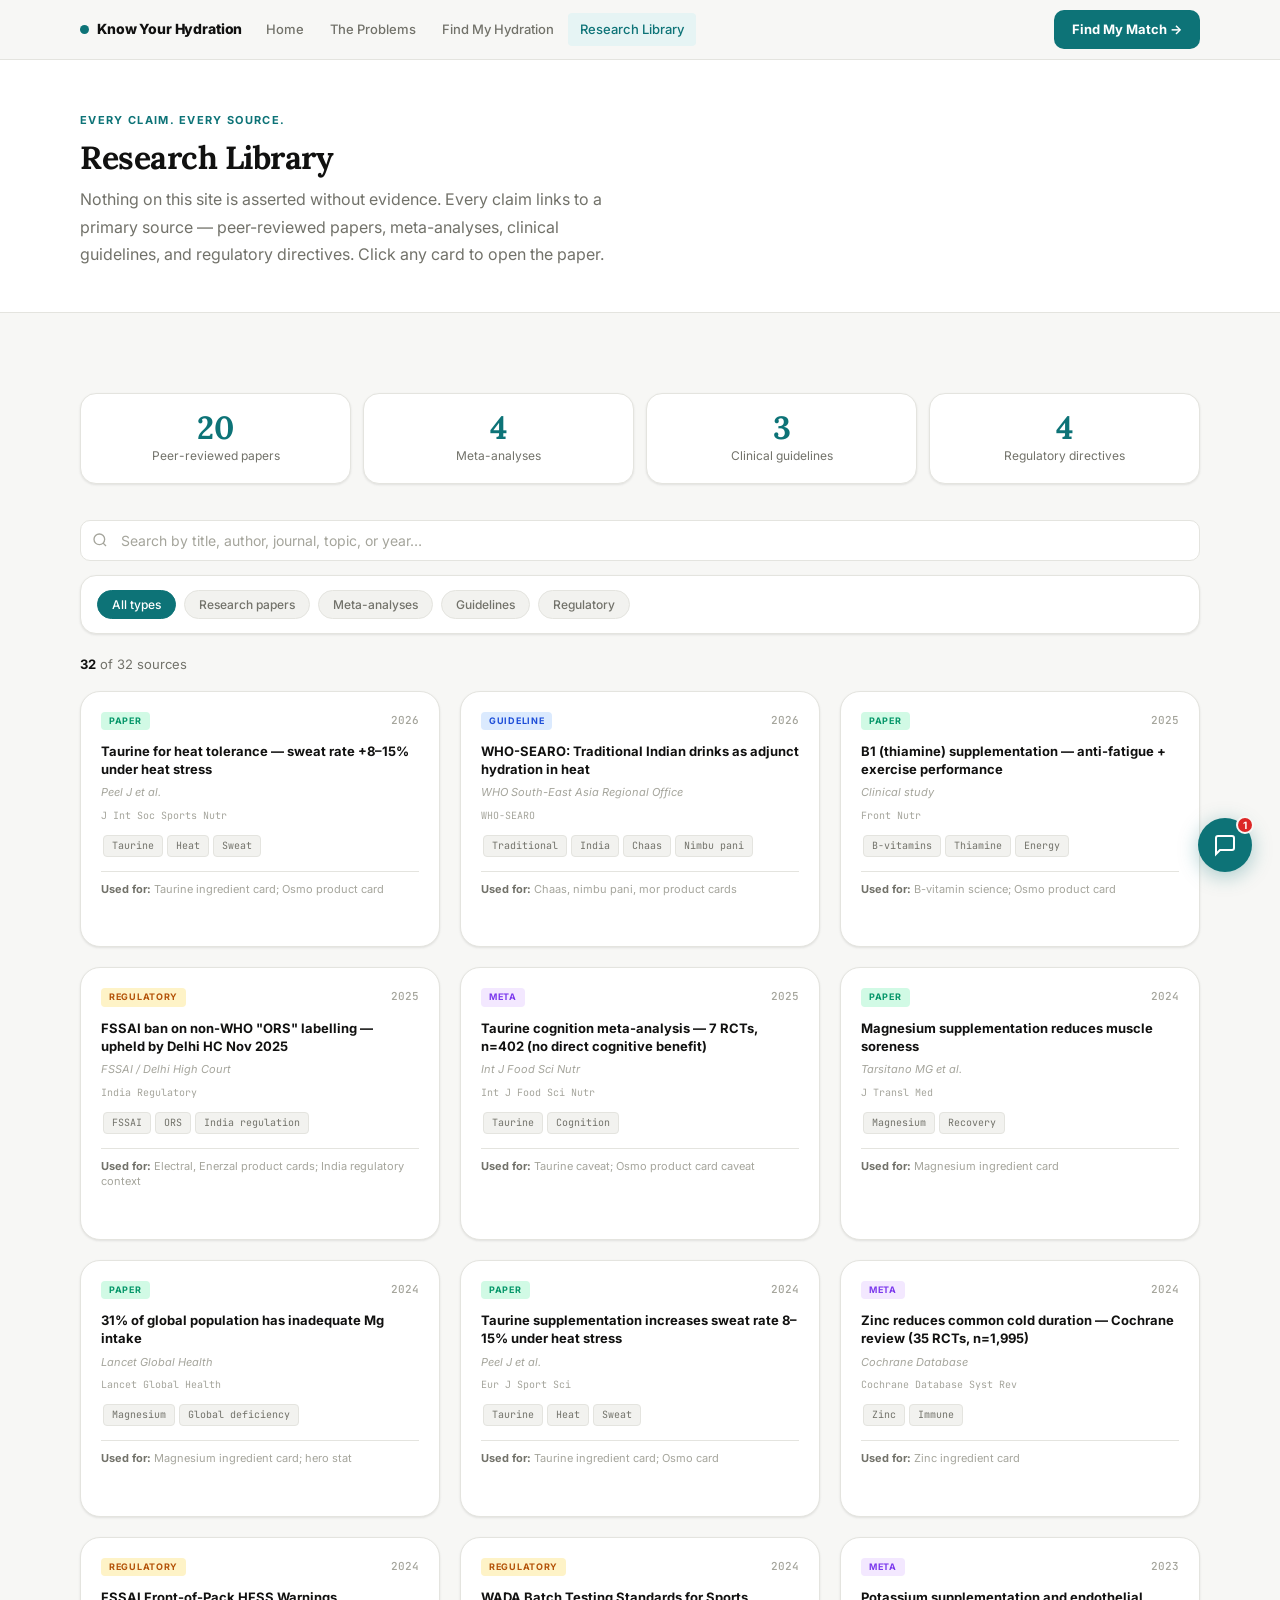
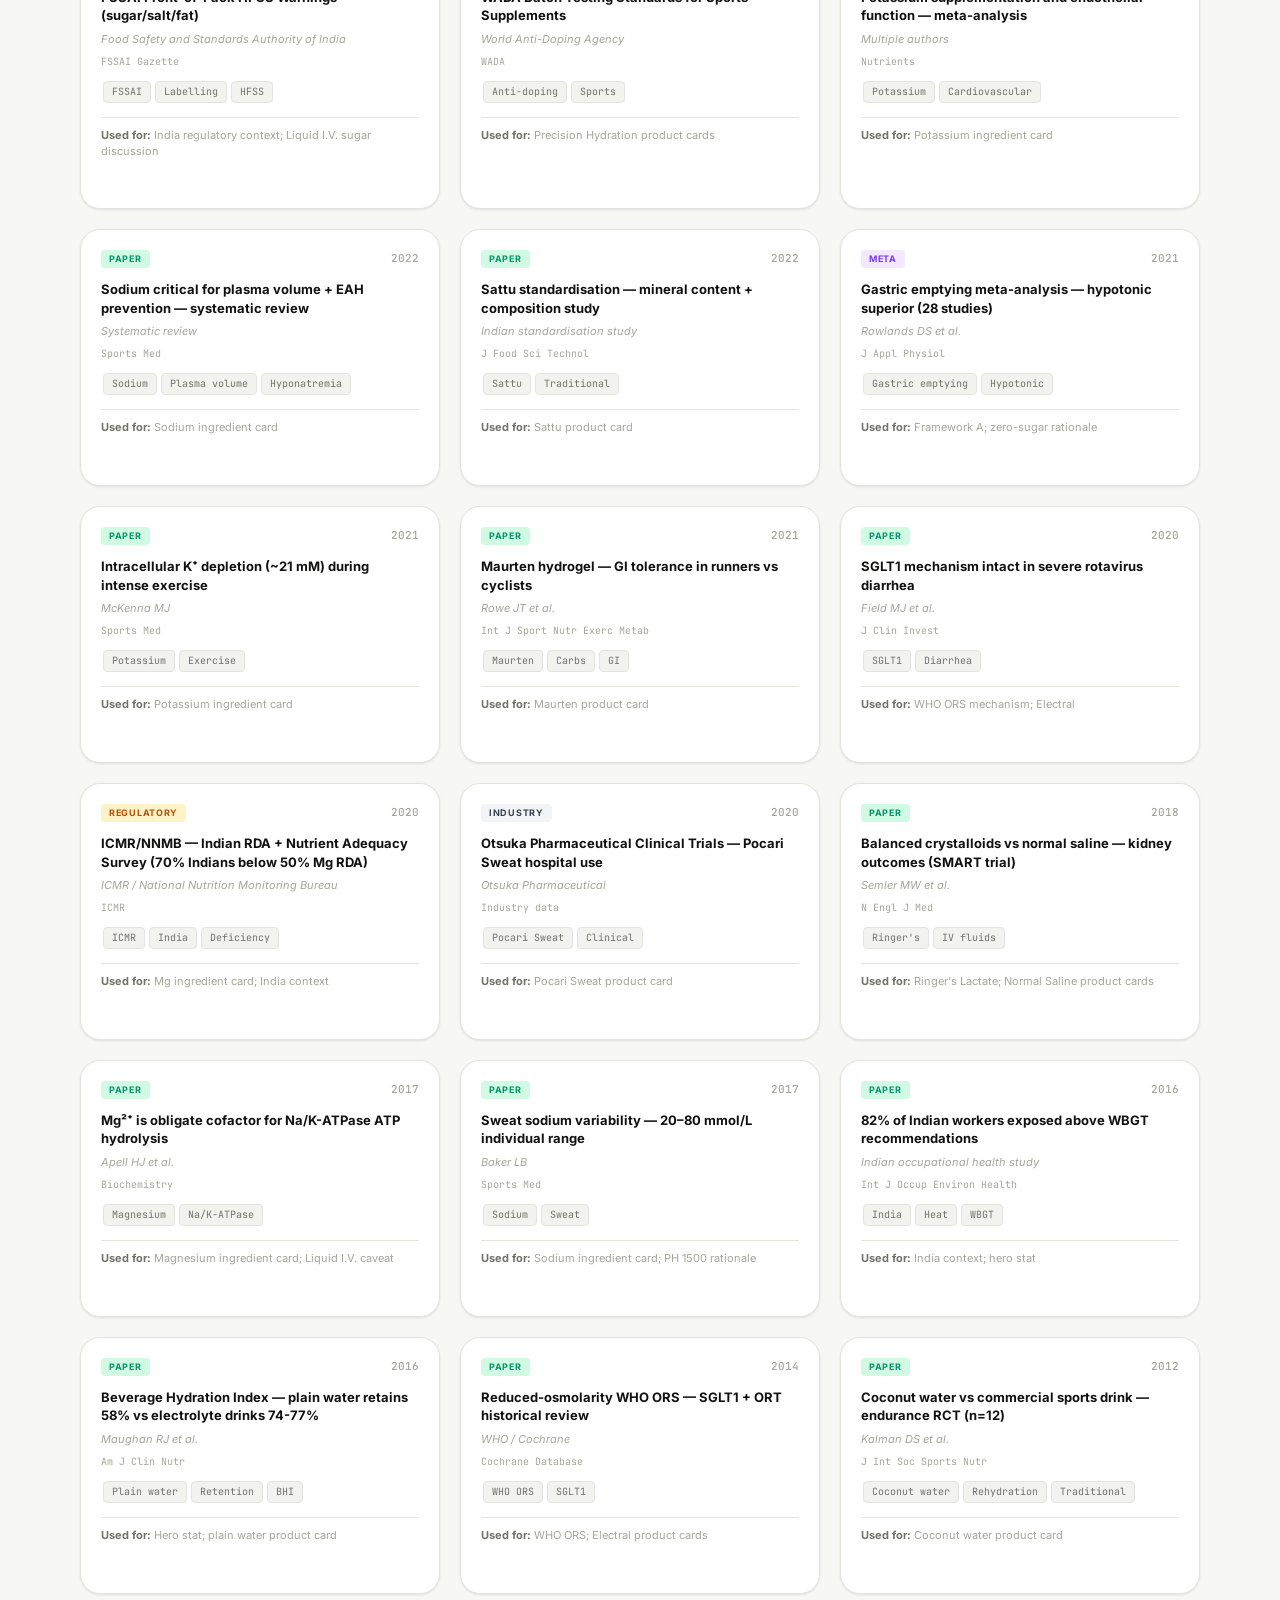
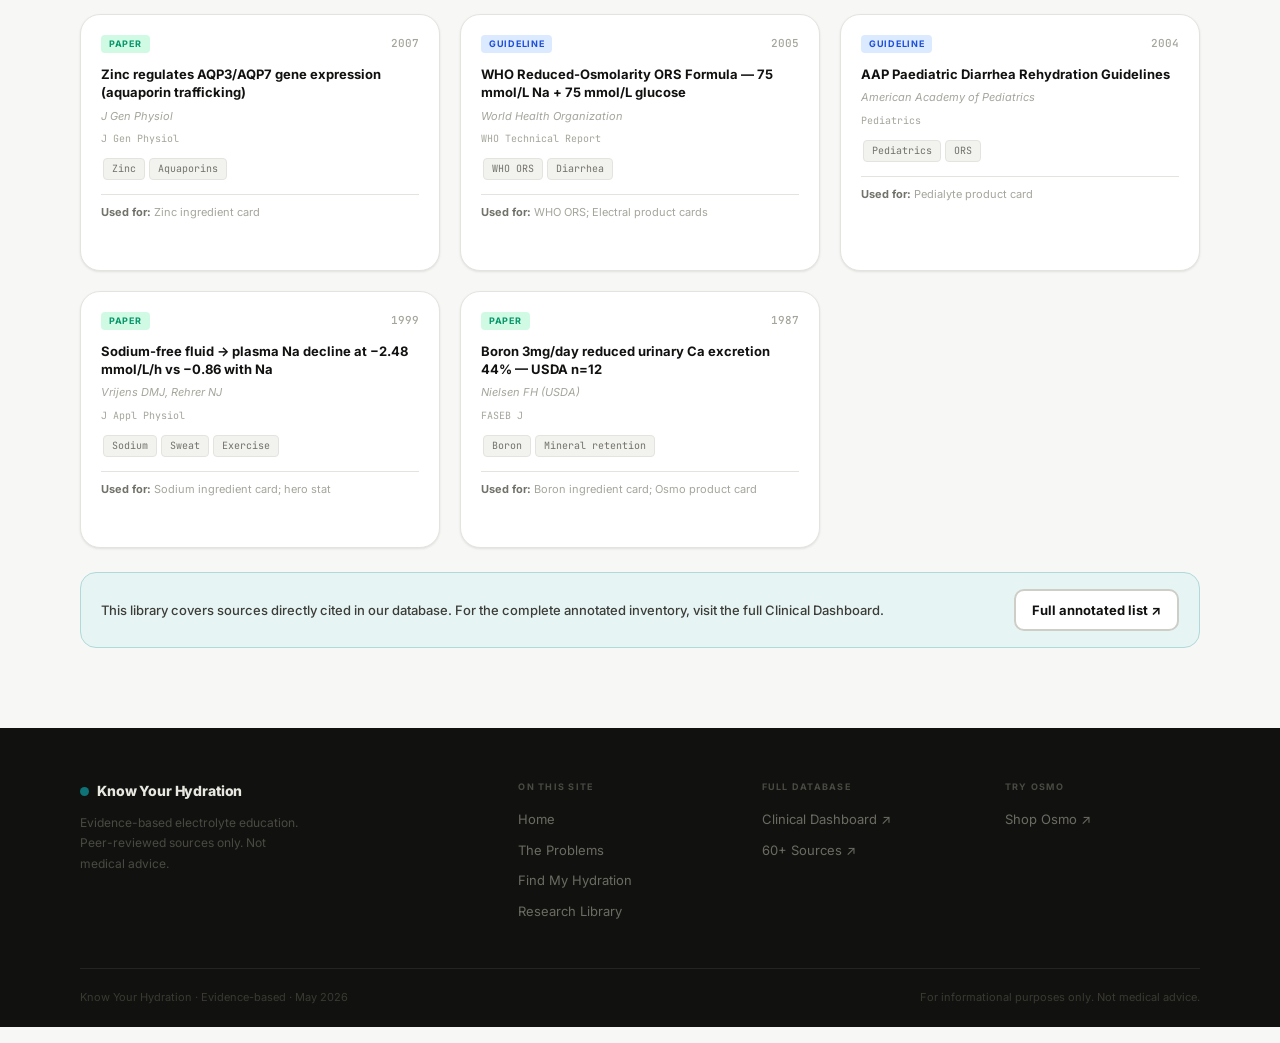
<file: library.html>
<!DOCTYPE html>
<html lang="en">
<head>
<!-- Google tag (gtag.js) -->
<script async src="https://www.googletagmanager.com/gtag/js?id=G-TVS8X1Q57Q"></script>
<script>
  window.dataLayer = window.dataLayer || [];
  function gtag(){dataLayer.push(arguments);}
  gtag('js', new Date());
  gtag('config', 'G-TVS8X1Q57Q');
</script>
<meta charset="UTF-8"/>
<meta name="viewport" content="width=device-width, initial-scale=1.0"/>
<title>Research Library — Know Your Hydration</title>
<meta name="description" content="Every claim backed. 60+ peer-reviewed papers, meta-analyses, clinical guidelines and regulatory directives. Click any card to open the paper."/>
<meta property="og:type"        content="website"/>
<meta property="og:site_name"   content="Know Your Hydration"/>
<meta property="og:title"       content="Research Library — Know Your Hydration"/>
<meta property="og:description" content="Every claim backed. 60+ peer-reviewed papers, meta-analyses, clinical guidelines. Click any card to open the paper."/>
<meta property="og:url"         content="https://hydration.wellversed.in/library.html"/>
<meta property="og:image"       content="https://hydration.wellversed.in/og-home.png"/>
<meta name="twitter:card"       content="summary_large_image"/>
<meta name="twitter:title"      content="Research Library — Know Your Hydration"/>
<meta name="twitter:description" content="Every claim backed. 60+ peer-reviewed papers, meta-analyses, clinical guidelines. Click any card to open the paper."/>
<link rel="canonical"           href="https://hydration.wellversed.in/library.html"/>
<link rel="preconnect" href="https://fonts.googleapis.com"/>
<link rel="preconnect" href="https://fonts.gstatic.com" crossorigin/>
<link href="https://fonts.googleapis.com/css2?family=Inter:wght@400;500;600;700&family=Lora:wght@600;700&family=JetBrains+Mono:wght@400;500&display=swap" rel="stylesheet"/>
<link rel="stylesheet" href="css/style.css"/>
<style>
.lib-stats{display:grid;grid-template-columns:repeat(2,1fr);gap:12px;margin-bottom:36px}
@media(min-width:640px){.lib-stats{grid-template-columns:repeat(4,1fr)}}
.lib-stat{background:var(--surface);border:1px solid var(--border);border-radius:var(--r-lg);padding:18px;text-align:center;box-shadow:var(--sh-sm)}
.lib-stat-num{font-family:'Lora',serif;font-size:2rem;font-weight:700;color:var(--teal);display:block;line-height:1;margin-bottom:4px}
.lib-stat-lbl{font-size:12px;color:var(--ink-3);line-height:1.4}
.src-card{display:block;background:var(--surface);border:1px solid var(--border);border-radius:var(--r-xl);padding:20px;text-decoration:none;color:inherit;box-shadow:var(--sh-sm);transition:box-shadow .2s,transform .2s,border-color .2s}
.src-card:hover{box-shadow:var(--sh-md);transform:translateY(-2px);border-color:var(--teal-mid)}
.src-type{font-size:9px;font-weight:700;letter-spacing:.08em;text-transform:uppercase;padding:2px 8px;border-radius:4px;display:inline-block;margin-bottom:8px}
.type-paper{background:var(--ev-high-bg);color:var(--ev-high)}
.type-meta{background:var(--ev-mixed-bg);color:var(--ev-mixed)}
.type-guideline{background:#DBEAFE;color:#1D4ED8}
.type-regulatory{background:#FEF3C7;color:#B45309}
.type-industry{background:#F3F4F6;color:#374151}
.src-title{font-size:13px;font-weight:700;color:var(--ink);line-height:1.4;margin-bottom:6px}
.src-meta{font-size:11px;color:var(--ink-4);font-style:italic;margin-bottom:6px}
.src-journal{font-family:'JetBrains Mono',monospace;font-size:10px;color:var(--ink-4)}
.src-used{font-size:11px;color:var(--ink-4);border-top:1px solid var(--border);padding-top:10px;margin-top:12px;line-height:1.4}
.src-used strong{color:var(--ink-3)}
.src-arrow{font-size:12px;font-weight:700;color:var(--teal);margin-top:10px;opacity:0;transition:opacity .15s}
.src-card:hover .src-arrow{opacity:1}
.topic-pill{font-family:'JetBrains Mono',monospace;font-size:10px;padding:2px 8px;border-radius:4px;background:var(--surface-2);color:var(--ink-3);border:1px solid var(--border);display:inline-block;margin:2px}
</style>
<!-- Microsoft Clarity -->
<script type="text/javascript">
    (function(c,l,a,r,i,t,y){
        c[a]=c[a]||function(){(c[a].q=c[a].q||[]).push(arguments)};
        t=l.createElement(r);t.async=1;t.src="https://www.clarity.ms/tag/"+i;
        y=l.getElementsByTagName(r)[0];y.parentNode.insertBefore(t,y);
    })(window, document, "clarity", "script", "wzbmremzuc");
</script>
</head>
<body>

<nav class="nav">
  <div class="wrap nav-inner">
    <a href="index.html" class="nav-logo"><div class="nav-logo-dot"></div>Know Your Hydration</a>
    <nav class="nav-links">
      <a href="index.html">Home</a>
      <a href="symptoms.html">The Problems</a>
      <a href="quiz.html">Find My Hydration</a>
      <a href="library.html" class="active">Research Library</a>
    </nav>
    <div class="nav-right">
      <a href="quiz.html" class="nav-cta">Find My Match →</a>
      <button class="nav-burger" id="navBurger" aria-label="Menu"><span></span><span></span><span></span></button>
    </div>
  </div>
</nav>
<div class="nav-mobile" id="navMobile">
  <a href="index.html">Home</a>
  <a href="symptoms.html">The Problems</a>
  <a href="quiz.html">Find My Hydration</a>
  <a href="library.html" class="active">Research Library</a>
  <a href="https://store.wellversed.in/collections/osmo/products/osmo-electrolyte-hydration-blend-advanced-salts-taurine-vitamins-orange-flavour-270g-45-servings" target="_blank" class="nav-mobile-cta">Try Osmo →</a>
</div>

<div class="page-hero">
  <div class="wrap">
    <span class="label">Every claim. Every source.</span>
    <h1 class="heading" style="margin-bottom:10px;">Research Library</h1>
    <p class="subheading" style="max-width:560px;">Nothing on this site is asserted without evidence. Every claim links to a primary source — peer-reviewed papers, meta-analyses, clinical guidelines, and regulatory directives. Click any card to open the paper.</p>
  </div>
</div>

<section class="section">
  <div class="wrap">
    <div class="lib-stats">
      <div class="lib-stat"><span class="lib-stat-num" id="sc0">—</span><div class="lib-stat-lbl">Peer-reviewed papers</div></div>
      <div class="lib-stat"><span class="lib-stat-num" id="sc1">—</span><div class="lib-stat-lbl">Meta-analyses</div></div>
      <div class="lib-stat"><span class="lib-stat-num" id="sc2">—</span><div class="lib-stat-lbl">Clinical guidelines</div></div>
      <div class="lib-stat"><span class="lib-stat-num" id="sc3">—</span><div class="lib-stat-lbl">Regulatory directives</div></div>
    </div>

    <div class="search-wrap" style="margin-bottom:14px">
      <svg viewBox="0 0 24 24" fill="none" stroke="currentColor" stroke-width="2"><circle cx="11" cy="11" r="8"/><path d="m21 21-4.3-4.3"/></svg>
      <input class="search-input" type="text" id="libSearch" placeholder="Search by title, author, journal, topic, or year…" oninput="renderLib()"/>
    </div>

    <div class="filter-bar" style="margin-bottom:20px">
      <div class="filter-bar-inner" id="libFilters"></div>
    </div>

    <div class="results-count" id="libCount"></div>
    <div class="grid-3" id="libGrid"></div>

    <div class="view-all-bar" style="margin-top:24px">
      <div class="view-all-text">This library covers sources directly cited in our database. For the complete annotated inventory, visit the full Clinical Dashboard.</div>
      <a href="https://atulyadav405-beep.github.io/hydration-reference/#sources" target="_blank" class="btn btn-outline btn-sm">Full annotated list ↗</a>
    </div>
  </div>
</section>

<footer>
  <div class="wrap">
    <div class="footer-grid">
      <div>
        <div class="footer-brand"><div class="footer-brand-dot"></div>Know Your Hydration</div>
        <div class="footer-desc">Evidence-based electrolyte education. Peer-reviewed sources only. Not medical advice.</div>
      </div>
      <div>
        <div class="footer-col-head">On this site</div>
        <a href="index.html">Home</a>
        <a href="symptoms.html">The Problems</a>
        <a href="quiz.html">Find My Hydration</a>
        <a href="library.html">Research Library</a>
      </div>
      <div>
        <div class="footer-col-head">Full Database</div>
        <a href="https://atulyadav405-beep.github.io/hydration-reference/" target="_blank">Clinical Dashboard ↗</a>
        <a href="https://atulyadav405-beep.github.io/hydration-reference/#sources" target="_blank">60+ Sources ↗</a>
      </div>
      <div>
        <div class="footer-col-head">Try Osmo</div>
        <a href="https://store.wellversed.in/collections/osmo/products/osmo-electrolyte-hydration-blend-advanced-salts-taurine-vitamins-orange-flavour-270g-45-servings" target="_blank">Shop Osmo ↗</a>
      </div>
    </div>
    <div class="footer-bottom">
      <p>Know Your Hydration · Evidence-based · May 2026</p>
      <p>For informational purposes only. Not medical advice.</p>
    </div>
  </div>
</footer>
</div>
<script src="js/data.js"></script>
<script>
const TYPE_OPTS=[{v:'all',l:'All types'},{v:'paper',l:'Research papers'},{v:'meta',l:'Meta-analyses'},{v:'guideline',l:'Guidelines'},{v:'regulatory',l:'Regulatory'}];
let activeType='all';
function buildFilters(){document.getElementById('libFilters').innerHTML=TYPE_OPTS.map(o=>`<button class="filter-pill${activeType===o.v?' active':''}" onclick="setType('${o.v}')">${o.l}</button>`).join('');}
function setType(v){activeType=v;buildFilters();renderLib();}
function renderLib(){
  const q=(document.getElementById('libSearch').value||'').toLowerCase();
  let list=SOURCES.filter(s=>{
    if(activeType!=='all'&&s.type!==activeType)return false;
    if(q&&!`${s.title} ${s.authors} ${s.journal} ${s.year} ${(s.topics||[]).join(' ')}`.toLowerCase().includes(q))return false;
    return true;
  }).sort((a,b)=>b.year-a.year);
  document.getElementById('libCount').innerHTML=`<strong>${list.length}</strong> of ${SOURCES.length} sources`;
  if(!list.length){document.getElementById('libGrid').innerHTML=`<div class="empty-state"><div style="font-size:36px;margin-bottom:12px">📚</div><p>No sources match.<br><button onclick="document.getElementById('libSearch').value='';setType('all')" style="color:var(--teal);background:none;border:none;cursor:pointer;font-weight:600;font-size:14px;margin-top:8px">Clear search</button></p></div>`;return;}
  document.getElementById('libGrid').innerHTML=list.map(s=>`
    <a class="src-card" href="${s.url}" target="_blank" rel="noopener">
      <div style="display:flex;justify-content:space-between;align-items:flex-start;gap:8px;margin-bottom:4px">
        <span class="src-type type-${s.type}">${s.type}</span>
        <span class="mono" style="color:var(--ink-4)">${s.year}</span>
      </div>
      <div class="src-title">${s.title}</div>
      <div class="src-meta">${s.authors}</div>
      <div class="src-journal">${s.journal}</div>
      ${s.topics&&s.topics.length?`<div style="margin-top:8px">${s.topics.map(t=>`<span class="topic-pill">${t}</span>`).join('')}</div>`:''}
      <div class="src-used"><strong>Used for:</strong> ${s.used}</div>
      <div class="src-arrow">Open source ↗</div>
    </a>`).join('');
}
function initStats(){
  const counts={paper:0,meta:0,guideline:0,regulatory:0};
  SOURCES.forEach(s=>{if(counts[s.type]!==undefined)counts[s.type]++;});
  document.getElementById('sc0').textContent=counts.paper;
  document.getElementById('sc1').textContent=counts.meta;
  document.getElementById('sc2').textContent=counts.guideline;
  document.getElementById('sc3').textContent=counts.regulatory;
}
document.addEventListener('DOMContentLoaded',()=>{initNav();buildFilters();renderLib();initStats();});
</script>
<script src="js/chat.js"></script>
<script>document.addEventListener("DOMContentLoaded", initChat);</script>
</body>
</html>
</file>
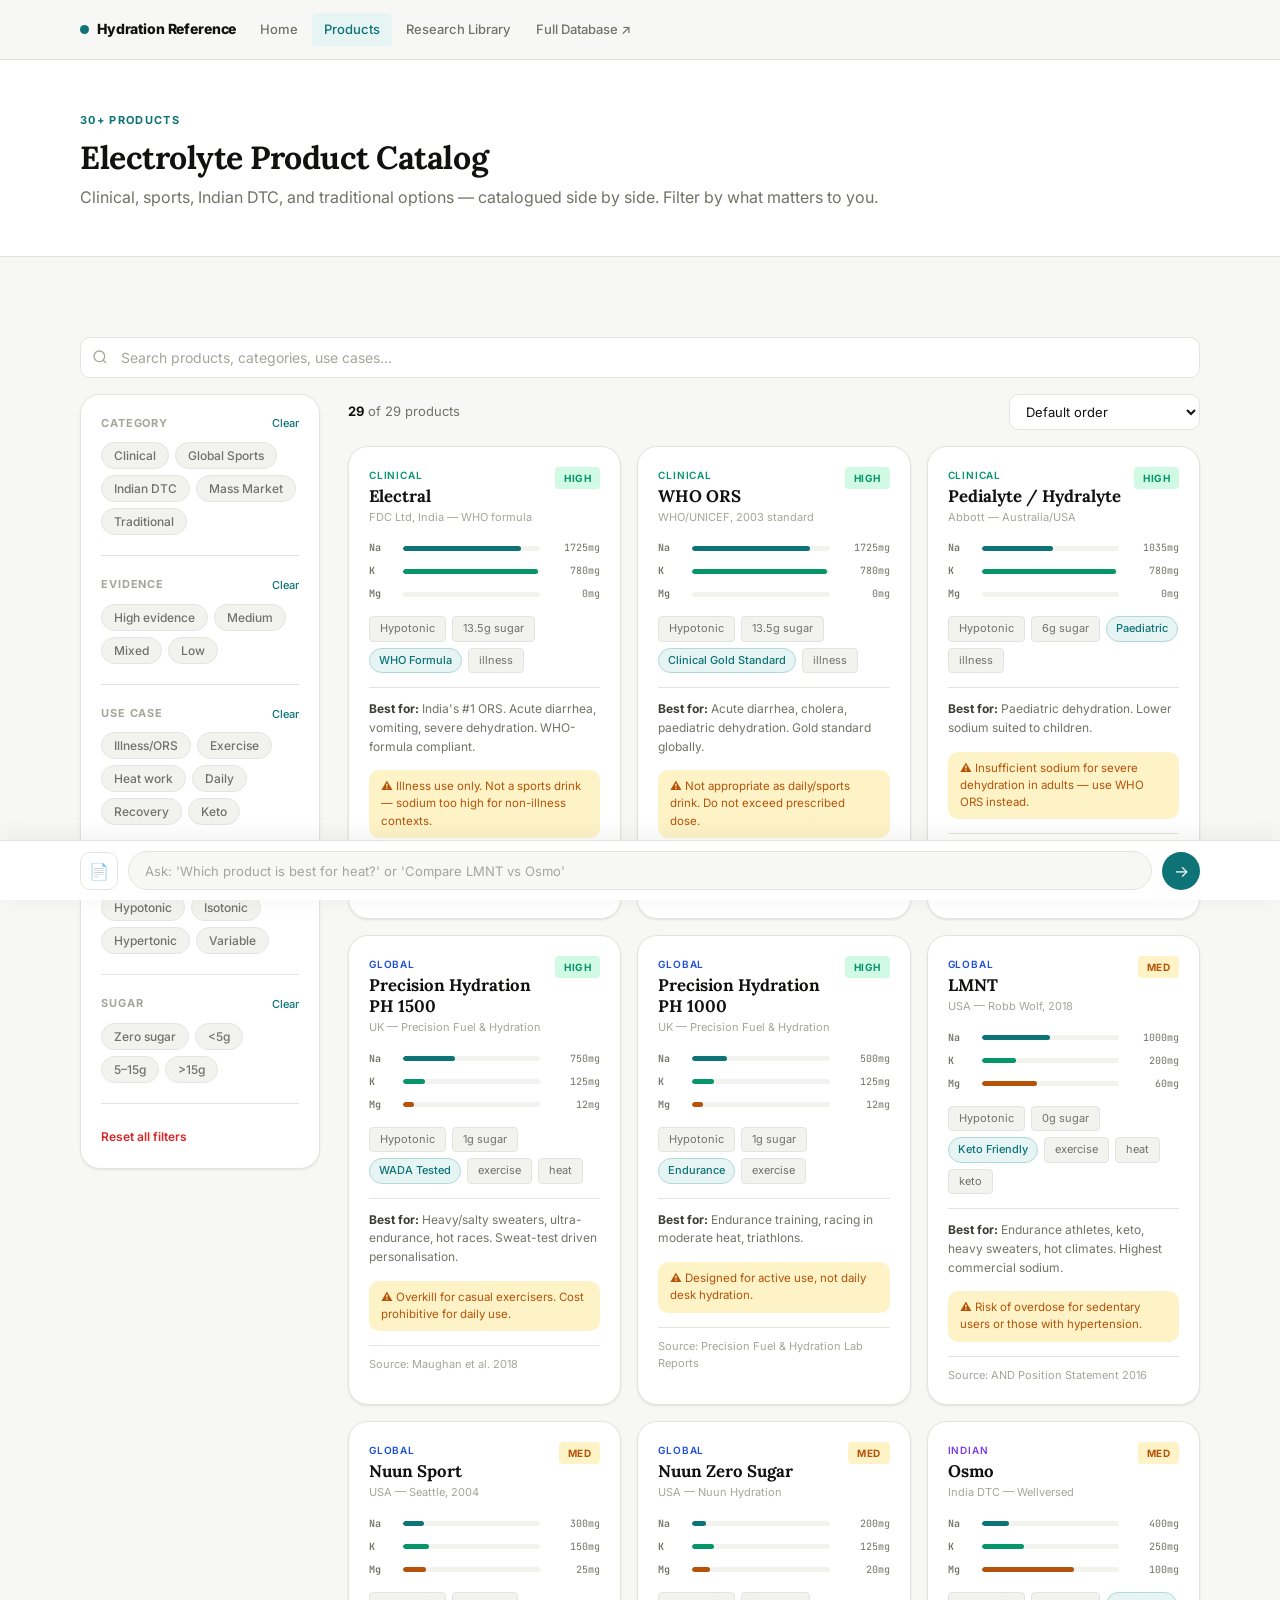
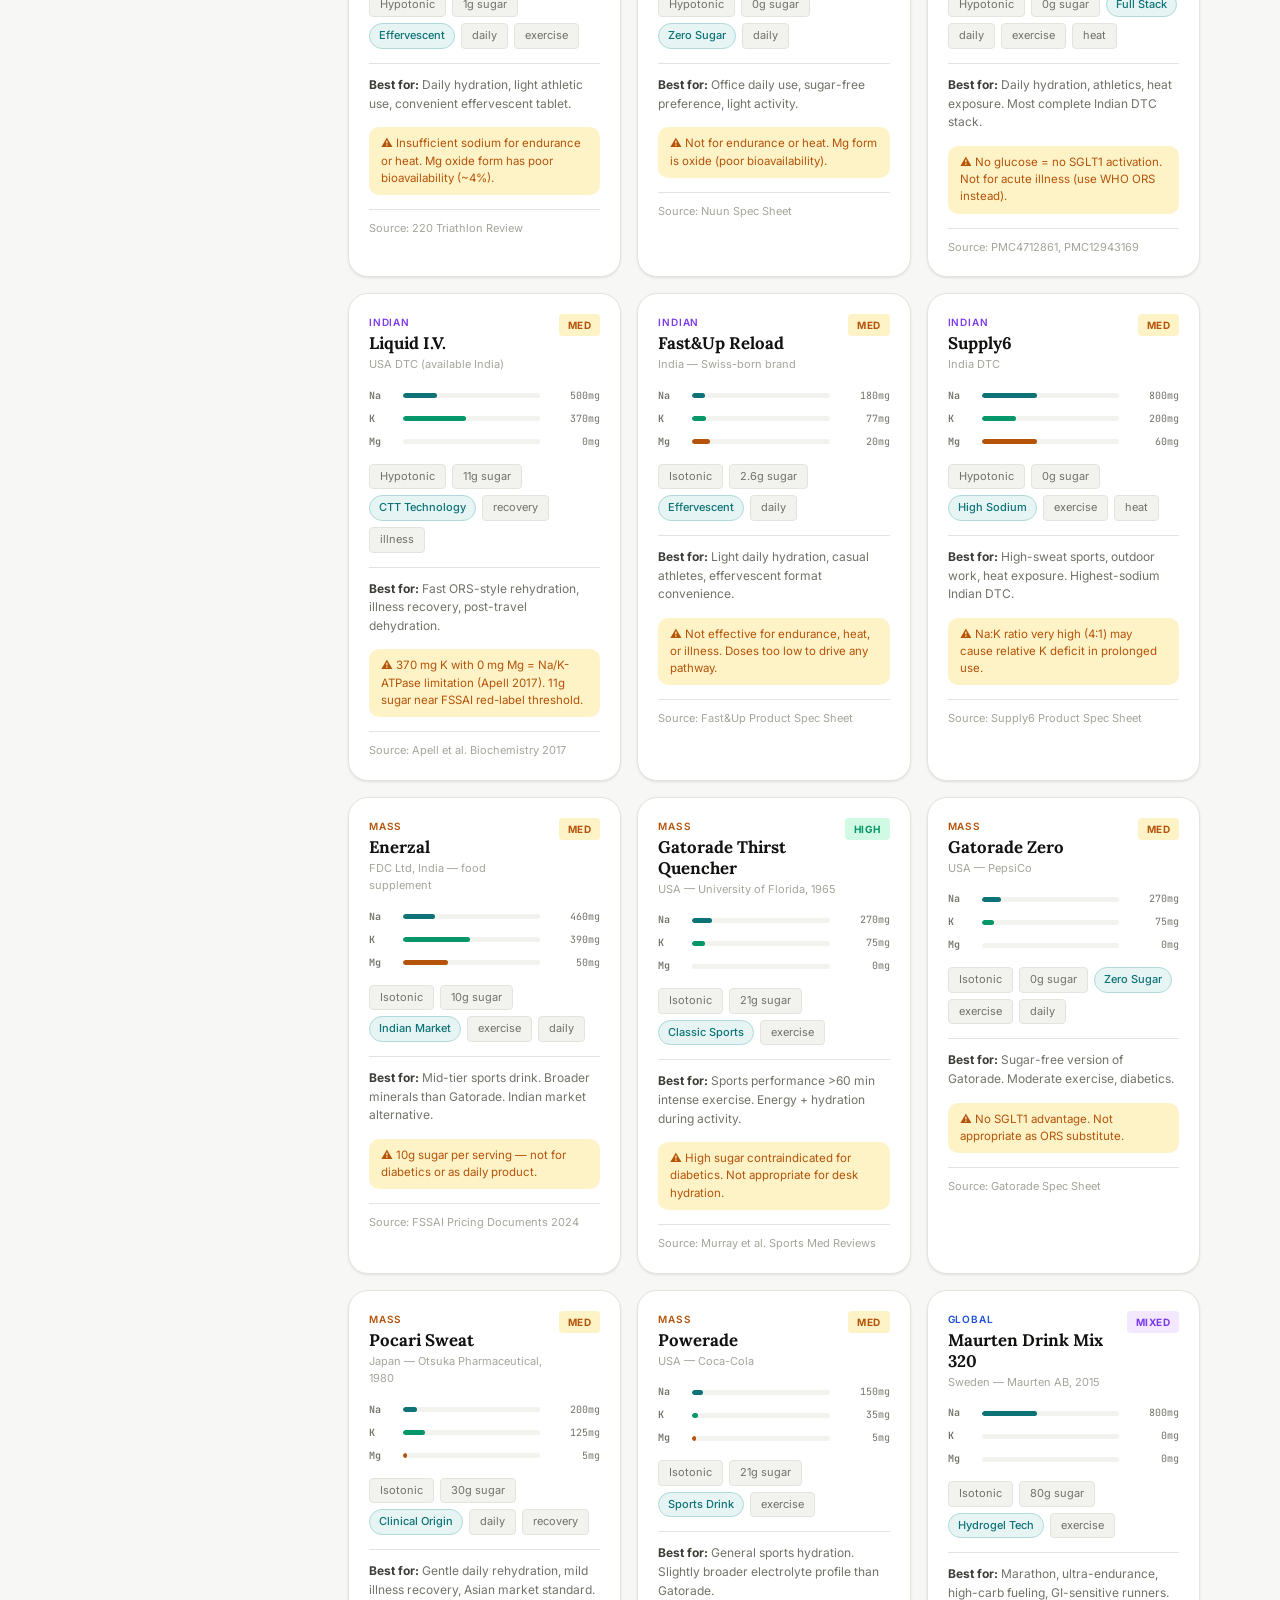
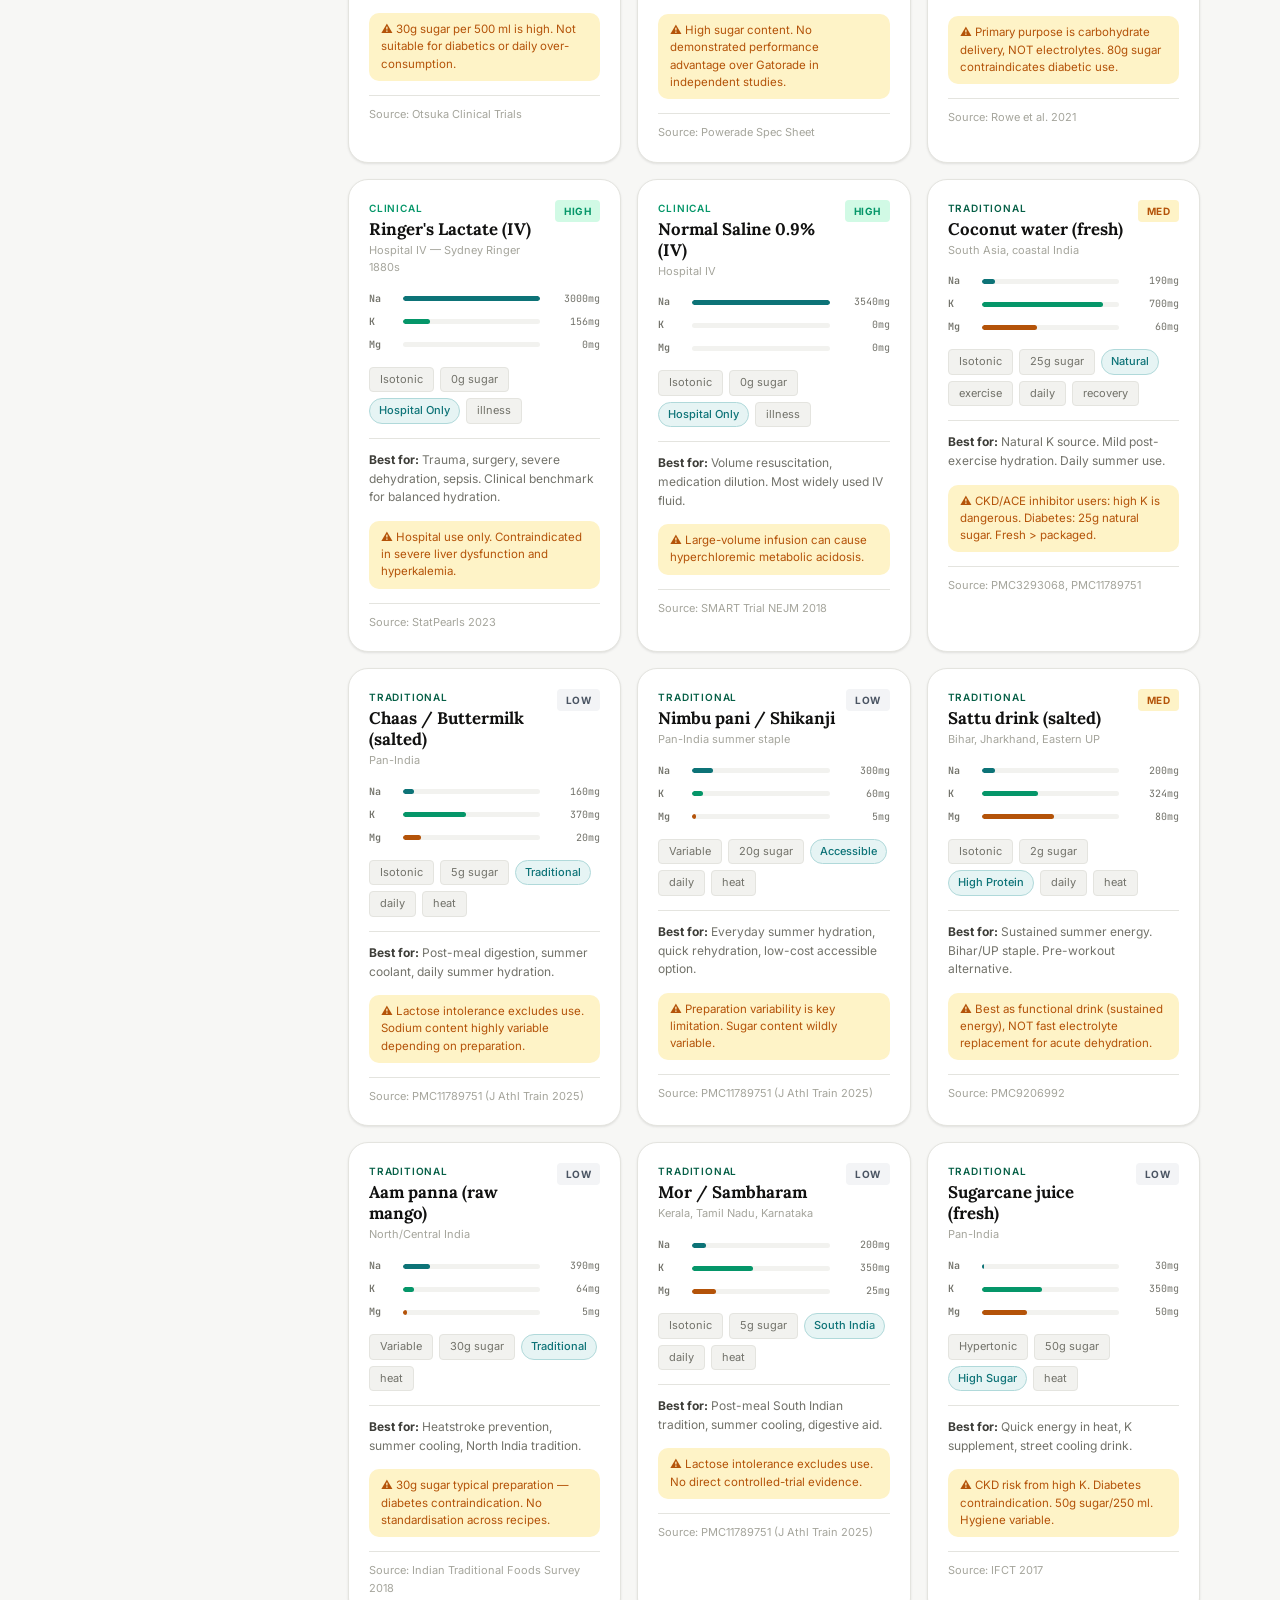
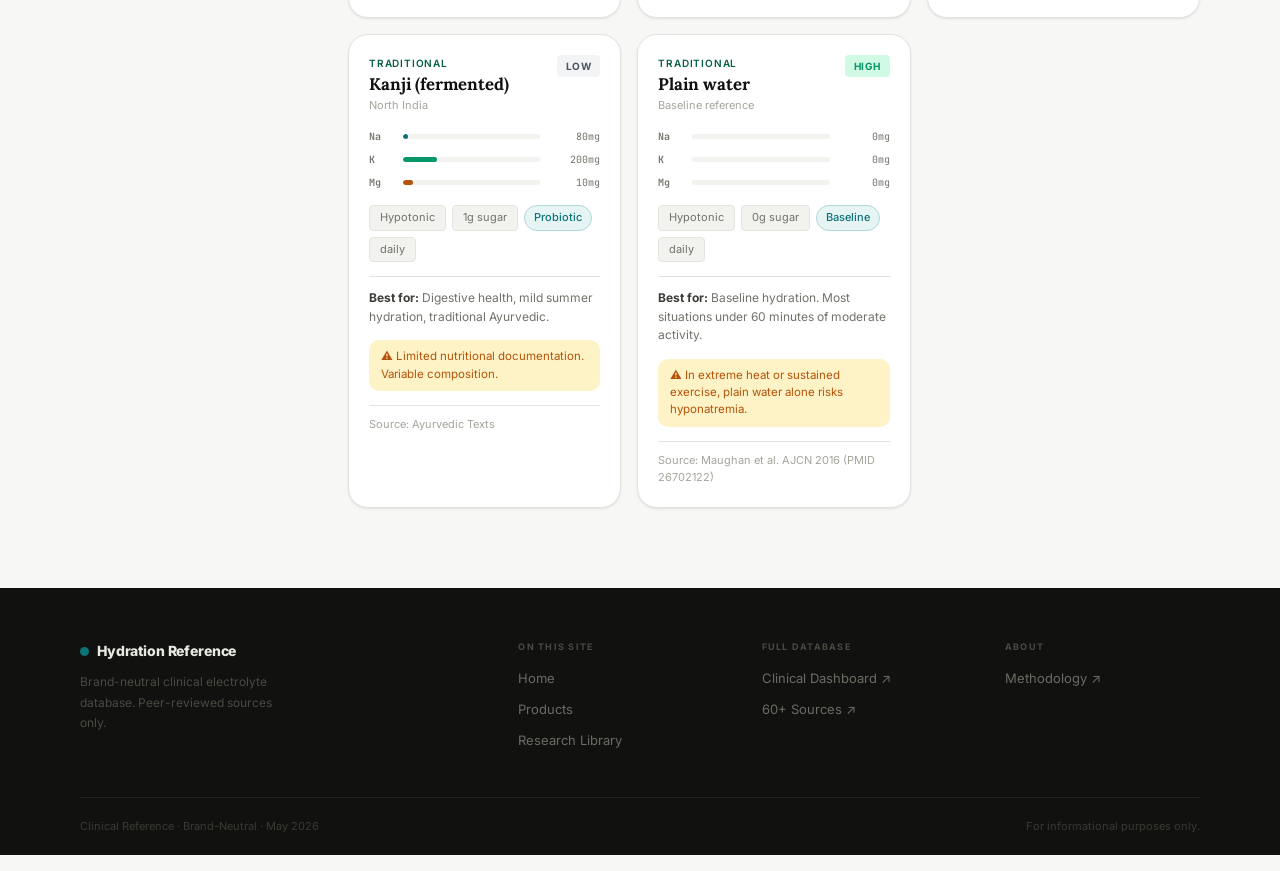
<file: products.html>
<!DOCTYPE html>
<html lang="en">
<head>
<!-- Google tag (gtag.js) -->
<script async src="https://www.googletagmanager.com/gtag/js?id=G-TVS8X1Q57Q"></script>
<script>
  window.dataLayer = window.dataLayer || [];
  function gtag(){dataLayer.push(arguments);}
  gtag('js', new Date());
  gtag('config', 'G-TVS8X1Q57Q');
</script>
<meta charset="UTF-8"/>
<meta name="viewport" content="width=device-width, initial-scale=1.0"/>
<title>Products — Hydration Reference</title>
<meta name="description" content="30+ electrolyte products catalogued side-by-side. Filter by category, evidence level, use case, and more."/>
<link rel="preconnect" href="https://fonts.googleapis.com"/>
<link rel="preconnect" href="https://fonts.gstatic.com" crossorigin/>
<link href="https://fonts.googleapis.com/css2?family=Inter:wght@400;500;600;700&family=Lora:wght@600;700&family=JetBrains+Mono:wght@400;500&display=swap" rel="stylesheet"/>
<link rel="stylesheet" href="css/style.css"/>
<style>
/* Filter sidebar */
.products-layout { display: grid; grid-template-columns: 1fr; gap: 20px; }
@media (min-width: 1024px) { .products-layout { grid-template-columns: 240px 1fr; gap: 28px; align-items: start; } }

.filter-sidebar {
  background: var(--surface); border: 1px solid var(--border);
  border-radius: var(--r-xl); padding: 20px;
  box-shadow: var(--sh-sm);
}
@media (min-width: 1024px) { .filter-sidebar { position: sticky; top: 76px; } }

.filter-section { margin-bottom: 20px; padding-bottom: 20px; border-bottom: 1px solid var(--border); }
.filter-section:last-child { margin-bottom: 0; padding-bottom: 0; border-bottom: none; }
.filter-section-title {
  font-size: 11px; font-weight: 700; letter-spacing: 0.08em;
  text-transform: uppercase; color: var(--ink-4);
  margin-bottom: 10px; display: flex; justify-content: space-between; align-items: center;
}
.filter-clear-btn { font-size: 11px; font-weight: 500; color: var(--teal); background: none; border: none; cursor: pointer; padding: 0; }
.filter-pills { display: flex; flex-wrap: wrap; gap: 6px; }
.f-pill {
  font-size: 12px; font-weight: 500; padding: 5px 12px;
  border-radius: 20px; background: var(--surface-2);
  border: 1.5px solid var(--border); color: var(--ink-3);
  cursor: pointer; transition: all 0.15s; white-space: nowrap;
}
.f-pill:hover { border-color: var(--teal); color: var(--teal); }
.f-pill.on { background: var(--teal); color: #fff; border-color: var(--teal); }

/* Mobile filter toggle */
.filter-toggle {
  display: flex; align-items: center; justify-content: space-between;
  background: var(--surface); border: 1px solid var(--border);
  border-radius: var(--r-md); padding: 12px 16px;
  font-size: 14px; font-weight: 600; color: var(--ink);
  width: 100%; cursor: pointer; margin-bottom: 16px;
}
@media (min-width: 1024px) { .filter-toggle { display: none; } }
.filter-sidebar-wrap { display: none; }
.filter-sidebar-wrap.open { display: block; margin-bottom: 16px; }
@media (min-width: 1024px) { .filter-sidebar-wrap { display: block !important; } }

/* Product cards grid */
.products-grid { display: grid; grid-template-columns: 1fr; gap: 14px; }
@media (min-width: 640px)  { .products-grid { grid-template-columns: 1fr 1fr; } }
@media (min-width: 1280px) { .products-grid { grid-template-columns: 1fr 1fr 1fr; gap: 16px; } }

.prod-card {
  background: var(--surface); border: 1px solid var(--border);
  border-radius: var(--r-xl); padding: 20px;
  box-shadow: var(--sh-sm); display: flex; flex-direction: column; gap: 14px;
  transition: box-shadow 0.2s, transform 0.2s, border-color 0.2s;
}
.prod-card:hover { box-shadow: var(--sh-md); transform: translateY(-2px); border-color: var(--teal-mid); }
.prod-card-top { display: flex; justify-content: space-between; align-items: flex-start; gap: 8px; }
.prod-cat  { font-size: 10px; font-weight: 600; letter-spacing: 0.08em; text-transform: uppercase; margin-bottom: 3px; }
.prod-name { font-family: 'Lora', serif; font-size: 1.05rem; font-weight: 700; color: var(--ink); line-height: 1.25; }
.prod-origin { font-size: 11px; color: var(--ink-4); margin-top: 2px; }
.prod-best { font-size: 12px; color: var(--ink-3); line-height: 1.55; border-top: 1px solid var(--border); padding-top: 12px; }
.prod-caveat { font-size: 11.5px; color: var(--ev-med); background: var(--ev-med-bg); border-radius: var(--r-md); padding: 8px 12px; line-height: 1.5; }
.prod-caveat::before { content: '⚠ '; font-weight: 700; }
.prod-meta { display: flex; flex-wrap: wrap; gap: 6px; }
.prod-tag { font-size: 11px; padding: 3px 10px; border-radius: 4px; background: var(--surface-2); color: var(--ink-3); border: 1px solid var(--border); }

/* Sort bar */
.sort-bar {
  display: flex; align-items: center; gap: 10px; flex-wrap: wrap;
  margin-bottom: 16px;
}
.sort-select {
  padding: 8px 12px; background: var(--surface); border: 1px solid var(--border);
  border-radius: var(--r-md); font-size: 13px; color: var(--ink); cursor: pointer; outline: none;
}
.sort-select:focus { border-color: var(--teal); }
</style>
<!-- Microsoft Clarity -->
<script type="text/javascript">
    (function(c,l,a,r,i,t,y){
        c[a]=c[a]||function(){(c[a].q=c[a].q||[]).push(arguments)};
        t=l.createElement(r);t.async=1;t.src="https://www.clarity.ms/tag/"+i;
        y=l.getElementsByTagName(r)[0];y.parentNode.insertBefore(t,y);
    })(window, document, "clarity", "script", "wzbmremzuc");
</script>
</head>
<body>

<nav class="nav">
  <div class="wrap nav-inner">
    <a href="index.html" class="nav-logo"><div class="nav-logo-dot"></div>Hydration Reference</a>
    <nav class="nav-links">
      <a href="index.html">Home</a>
      <a href="products.html" class="active">Products</a>
      <a href="library.html">Research Library</a>
      <a href="https://atulyadav405-beep.github.io/hydration-reference/" target="_blank">Full Database ↗</a>
    </nav>
    <div class="nav-right">
      <button class="nav-burger" id="navBurger" aria-label="Menu"><span></span><span></span><span></span></button>
    </div>
  </div>
</nav>
<div class="nav-mobile" id="navMobile">
  <a href="index.html">Home</a>
  <a href="products.html" class="active">Products</a>
  <a href="library.html">Research Library</a>
  <a href="https://atulyadav405-beep.github.io/hydration-reference/" target="_blank">Full Database ↗</a>
</div>

<!-- Page hero -->
<div class="page-hero">
  <div class="wrap">
    <span class="label">30+ Products</span>
    <h1 class="heading" style="margin-bottom:8px;">Electrolyte Product Catalog</h1>
    <p class="subheading">Clinical, sports, Indian DTC, and traditional options — catalogued side by side. Filter by what matters to you.</p>
  </div>
</div>

<section class="section">
  <div class="wrap">

    <!-- Search -->
    <div class="search-wrap" style="margin-bottom:16px;">
      <svg viewBox="0 0 24 24" fill="none" stroke="currentColor" stroke-width="2"><circle cx="11" cy="11" r="8"/><path d="m21 21-4.3-4.3"/></svg>
      <input class="search-input" type="text" id="searchInput" placeholder="Search products, categories, use cases..." oninput="renderProducts()"/>
    </div>

    <!-- Mobile filter toggle -->
    <button class="filter-toggle" onclick="toggleFilters()">
      <span>⚙ Filters</span>
      <span id="filterCount" style="font-size:12px;color:var(--teal);font-weight:500;"></span>
    </button>

    <div class="products-layout">

      <!-- Sidebar filters -->
      <div class="filter-sidebar-wrap" id="filterSidebar">
        <div class="filter-sidebar">

          <div class="filter-section">
            <div class="filter-section-title">Category <button class="filter-clear-btn" onclick="clearGroup('cat')">Clear</button></div>
            <div class="filter-pills" id="fCat"></div>
          </div>

          <div class="filter-section">
            <div class="filter-section-title">Evidence <button class="filter-clear-btn" onclick="clearGroup('ev')">Clear</button></div>
            <div class="filter-pills" id="fEv"></div>
          </div>

          <div class="filter-section">
            <div class="filter-section-title">Use case <button class="filter-clear-btn" onclick="clearGroup('use')">Clear</button></div>
            <div class="filter-pills" id="fUse"></div>
          </div>

          <div class="filter-section">
            <div class="filter-section-title">Tonicity <button class="filter-clear-btn" onclick="clearGroup('tonic')">Clear</button></div>
            <div class="filter-pills" id="fTonic"></div>
          </div>

          <div class="filter-section">
            <div class="filter-section-title">Sugar <button class="filter-clear-btn" onclick="clearGroup('sugar')">Clear</button></div>
            <div class="filter-pills" id="fSugar"></div>
          </div>

          <div style="margin-top:4px;">
            <button onclick="clearAll()" style="font-size:12px;font-weight:600;color:var(--alert);background:none;border:none;cursor:pointer;padding:4px 0;">Reset all filters</button>
          </div>
        </div>
      </div>

      <!-- Products -->
      <div>
        <div class="sort-bar">
          <div class="results-count" style="margin:0;flex:1" id="resultsCount"></div>
          <select class="sort-select" id="sortSelect" onchange="renderProducts()">
            <option value="default">Default order</option>
            <option value="na-desc">Sodium ↓</option>
            <option value="na-asc">Sodium ↑</option>
            <option value="mg-desc">Magnesium ↓</option>
            <option value="sugar-asc">Sugar (low → high)</option>
            <option value="ev">Evidence (highest first)</option>
          </select>
        </div>
        <div class="products-grid" id="productsGrid"></div>
      </div>
    </div>
  </div>
</section>

<footer>
  <div class="wrap">
    <div class="footer-grid">
      <div>
        <div class="footer-brand"><div class="footer-brand-dot"></div>Hydration Reference</div>
        <div class="footer-desc">Brand-neutral clinical electrolyte database. Peer-reviewed sources only.</div>
      </div>
      <div>
        <div class="footer-col-head">On this site</div>
        <a href="index.html">Home</a>
        <a href="products.html">Products</a>
        <a href="library.html">Research Library</a>
      </div>
      <div>
        <div class="footer-col-head">Full Database</div>
        <a href="https://atulyadav405-beep.github.io/hydration-reference/" target="_blank">Clinical Dashboard ↗</a>
        <a href="https://atulyadav405-beep.github.io/hydration-reference/#sources" target="_blank">60+ Sources ↗</a>
      </div>
      <div>
        <div class="footer-col-head">About</div>
        <a href="https://atulyadav405-beep.github.io/hydration-reference/" target="_blank">Methodology ↗</a>
      </div>
    </div>
    <div class="footer-bottom">
      <p>Clinical Reference · Brand-Neutral · May 2026</p>
      <p>For informational purposes only.</p>
    </div>
  </div>
</footer>

<div class="chat-bar">
  <div class="wrap chat-inner">
    <button class="chat-icon-btn">📄</button>
    <input class="chat-input" type="text" id="chatInput" placeholder="Ask: 'Which product is best for heat?' or 'Compare LMNT vs Osmo'" onkeypress="if(event.key==='Enter')doChat()"/>
    <button class="chat-send" onclick="doChat()">→</button>
  </div>
</div>

<script src="js/data.js"></script>
<script>
const CAT_COLOR = {clinical:'#059669',global:'#1D4ED8',indian:'#7C3AED',mass:'#B45309',traditional:'#065F46'};
const EV_ORDER  = {high:0,med:1,mixed:2,low:3};

const FILTERS = {cat:new Set(),ev:new Set(),use:new Set(),tonic:new Set(),sugar:new Set()};

// Filter definitions
const CAT_OPTS   = [{v:'clinical',l:'Clinical'},{v:'global',l:'Global Sports'},{v:'indian',l:'Indian DTC'},{v:'mass',l:'Mass Market'},{v:'traditional',l:'Traditional'}];
const EV_OPTS    = [{v:'high',l:'High evidence'},{v:'med',l:'Medium'},{v:'mixed',l:'Mixed'},{v:'low',l:'Low'}];
const USE_OPTS   = [{v:'illness',l:'Illness/ORS'},{v:'exercise',l:'Exercise'},{v:'heat',l:'Heat work'},{v:'daily',l:'Daily'},{v:'recovery',l:'Recovery'},{v:'keto',l:'Keto'}];
const TONIC_OPTS = [{v:'Hypotonic',l:'Hypotonic'},{v:'Isotonic',l:'Isotonic'},{v:'Hypertonic',l:'Hypertonic'},{v:'Variable',l:'Variable'}];
const SUGAR_OPTS = [{v:'zero',l:'Zero sugar'},{v:'low',l:'<5g'},{v:'mid',l:'5–15g'},{v:'high',l:'>15g'}];

function sugarBucket(s) {
  if (s===0) return 'zero';
  if (s<5)   return 'low';
  if (s<=15) return 'mid';
  return 'high';
}

function buildFilterGroup(containerId, opts, groupKey) {
  const f = FILTERS[groupKey];
  document.getElementById(containerId).innerHTML = opts.map(o=>`
    <button class="f-pill${f.has(o.v)?' on':''}" onclick="toggleFilter('${groupKey}','${o.v}')">${o.l}</button>`).join('');
}
function buildAllFilters() {
  buildFilterGroup('fCat',CAT_OPTS,'cat');
  buildFilterGroup('fEv',EV_OPTS,'ev');
  buildFilterGroup('fUse',USE_OPTS,'use');
  buildFilterGroup('fTonic',TONIC_OPTS,'tonic');
  buildFilterGroup('fSugar',SUGAR_OPTS,'sugar');
  updateFilterCount();
}
function toggleFilter(g,v) {
  FILTERS[g].has(v) ? FILTERS[g].delete(v) : FILTERS[g].add(v);
  buildAllFilters(); renderProducts();
}
function clearGroup(g) { FILTERS[g].clear(); buildAllFilters(); renderProducts(); }
function clearAll() { Object.keys(FILTERS).forEach(k=>FILTERS[k].clear()); document.getElementById('searchInput').value=''; buildAllFilters(); renderProducts(); }
function updateFilterCount() {
  const n = Object.values(FILTERS).reduce((a,s)=>a+s.size,0);
  document.getElementById('filterCount').textContent = n > 0 ? `${n} active` : '';
}
function toggleFilters() {
  document.getElementById('filterSidebar').classList.toggle('open');
}

function mkBar(k,v,max,c) {
  const pct=Math.min(100,Math.round((v/max)*100));
  return `<div class="bar-row"><span class="bar-key">${k}</span><div class="bar-track"><div class="bar-fill" style="width:${pct}%;background:${c}"></div></div><span class="bar-val">${v}mg</span></div>`;
}

function renderProducts() {
  const q = (document.getElementById('searchInput').value||'').toLowerCase();
  const sort = document.getElementById('sortSelect').value;

  let list = PRODUCTS.filter(p => {
    if (FILTERS.cat.size   && !FILTERS.cat.has(p.cat)) return false;
    if (FILTERS.ev.size    && !FILTERS.ev.has(p.ev))   return false;
    if (FILTERS.tonic.size && !FILTERS.tonic.has(p.tonic)) return false;
    if (FILTERS.sugar.size && !FILTERS.sugar.has(sugarBucket(p.sugar))) return false;
    if (FILTERS.use.size   && !p.use.some(u=>FILTERS.use.has(u))) return false;
    if (q && !`${p.name} ${p.cat} ${p.best} ${p.badge} ${p.origin}`.toLowerCase().includes(q)) return false;
    return true;
  });

  if (sort==='na-desc') list.sort((a,b)=>b.na-a.na);
  else if (sort==='na-asc') list.sort((a,b)=>a.na-b.na);
  else if (sort==='mg-desc') list.sort((a,b)=>b.mg-a.mg);
  else if (sort==='sugar-asc') list.sort((a,b)=>a.sugar-b.sugar);
  else if (sort==='ev') list.sort((a,b)=>(EV_ORDER[a.ev]||9)-(EV_ORDER[b.ev]||9));

  document.getElementById('resultsCount').innerHTML = `<strong>${list.length}</strong> of ${PRODUCTS.length} products`;

  if (!list.length) {
    document.getElementById('productsGrid').innerHTML = `<div class="empty-state"><div class="empty-state-icon">🔍</div><p>No products match your filters.<br><button onclick="clearAll()" style="color:var(--teal);background:none;border:none;cursor:pointer;font-weight:600;font-size:14px;margin-top:8px;">Clear all filters</button></p></div>`;
    return;
  }

  document.getElementById('productsGrid').innerHTML = list.map(p=>`
    <div class="prod-card">
      <div class="prod-card-top">
        <div>
          <div class="prod-cat" style="color:${CAT_COLOR[p.cat]}">${p.cat}</div>
          <div class="prod-name">${p.name}</div>
          <div class="prod-origin">${p.origin}</div>
        </div>
        <span class="ev-badge ev-${p.ev}">${p.ev}</span>
      </div>
      <div class="bars">
        ${mkBar('Na',p.na,2000,'#0D7377')}
        ${mkBar('K', p.k, 800, '#059669')}
        ${mkBar('Mg',p.mg,150, '#B45309')}
      </div>
      <div class="prod-meta">
        <span class="prod-tag">${p.tonic}</span>
        <span class="prod-tag">${p.sugar}g sugar</span>
        <span class="tag" style="font-size:11px;padding:3px 9px">${p.badge}</span>
        ${p.use.map(u=>`<span class="prod-tag">${u}</span>`).join('')}
      </div>
      <div class="prod-best"><strong style="color:var(--ink-2)">Best for:</strong> ${p.best}</div>
      ${p.caveat ? `<div class="prod-caveat">${p.caveat}</div>` : ''}
      <div style="font-size:11px;color:var(--ink-4);border-top:1px solid var(--border);padding-top:10px;">Source: ${p.ref}</div>
    </div>`).join('');
}

document.addEventListener('DOMContentLoaded', () => {
  initNav();
  buildAllFilters();
  renderProducts();
});
</script>
</body>
</html>
</file>
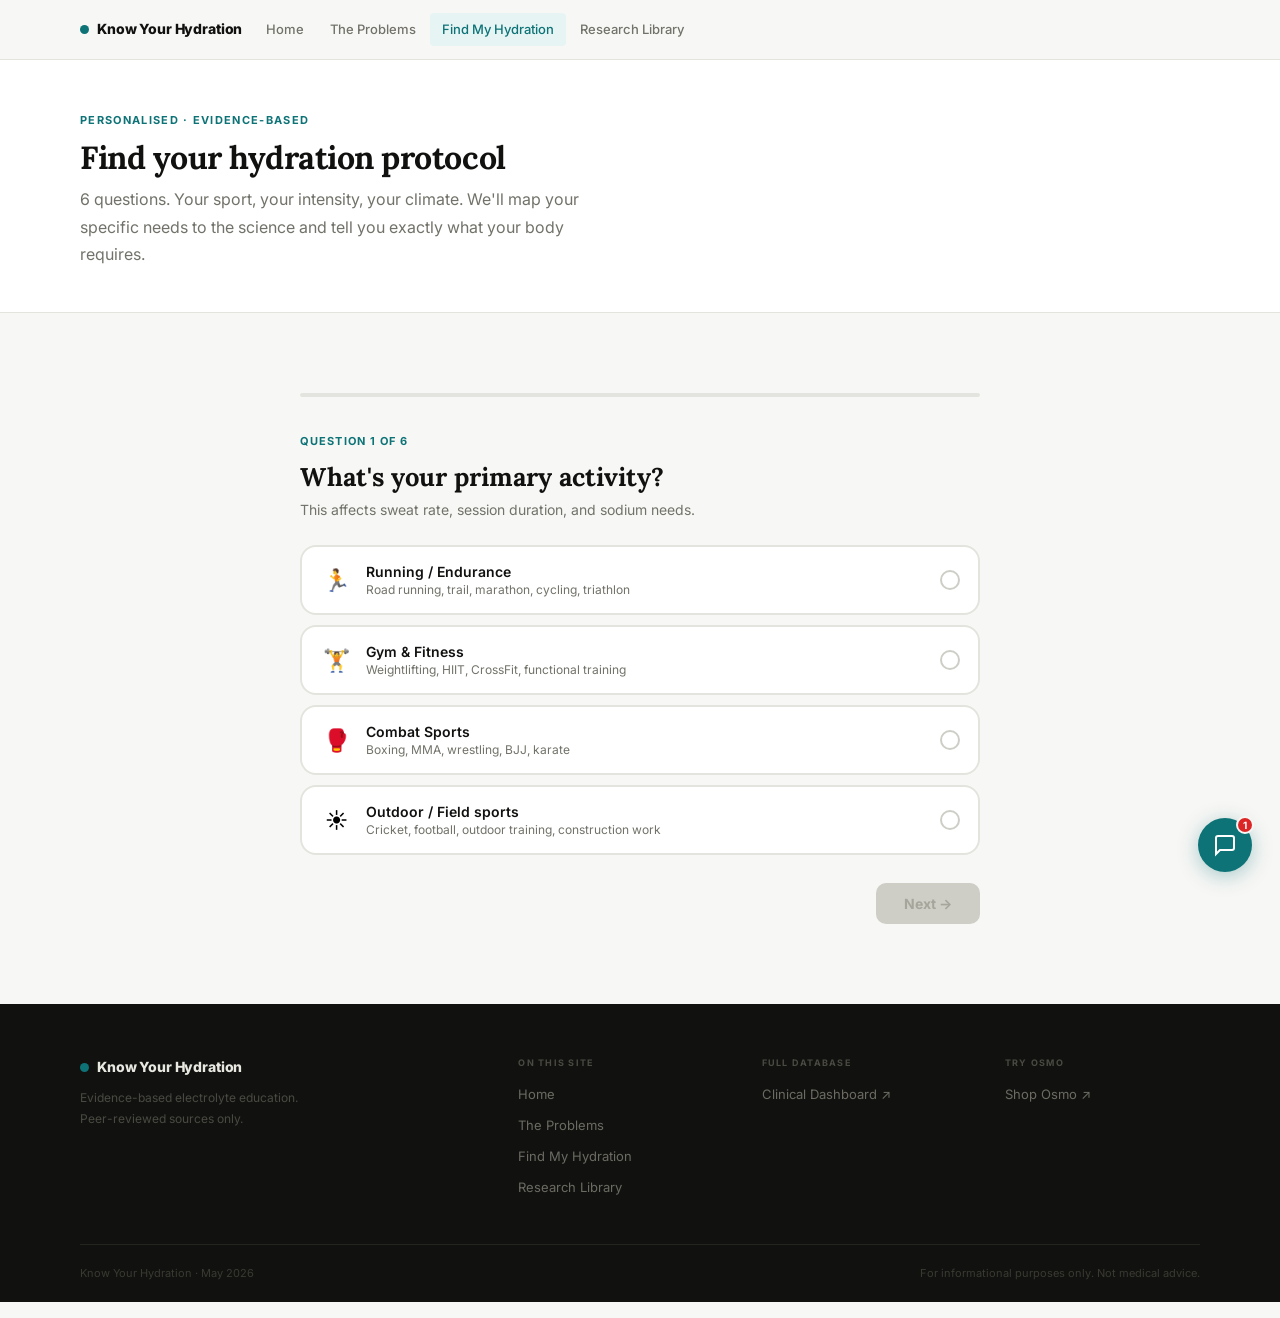
<file: quiz.html>
<!DOCTYPE html>
<html lang="en">
<head>
<!-- Google tag (gtag.js) -->
<script async src="https://www.googletagmanager.com/gtag/js?id=G-TVS8X1Q57Q"></script>
<script>
  window.dataLayer = window.dataLayer || [];
  function gtag(){dataLayer.push(arguments);}
  gtag('js', new Date());
  gtag('config', 'G-TVS8X1Q57Q');
</script>
<meta charset="UTF-8"/>
<meta name="viewport" content="width=device-width, initial-scale=1.0"/>
<title>Find My Hydration — Know Your Hydration</title>
<meta name="description" content="Answer 6 questions. Get a personalised hydration protocol built for your sport, intensity, and Indian climate."/>
<meta property="og:type"        content="website"/>
<meta property="og:site_name"   content="Know Your Hydration"/>
<meta property="og:title"       content="Find My Hydration — Know Your Hydration"/>
<meta property="og:description" content="Answer 6 questions. Get a personalised hydration protocol built for your sport, intensity, and Indian climate."/>
<meta property="og:url"         content="https://hydration.wellversed.in/quiz.html"/>
<meta property="og:image"       content="https://hydration.wellversed.in/og-home.png"/>
<meta name="twitter:card"       content="summary_large_image"/>
<meta name="twitter:title"      content="Find My Hydration — Know Your Hydration"/>
<meta name="twitter:description" content="Answer 6 questions. Get a personalised hydration protocol built for your sport, intensity, and Indian climate."/>
<link rel="canonical"           href="https://hydration.wellversed.in/quiz.html"/>
<link rel="preconnect" href="https://fonts.googleapis.com"/>
<link rel="preconnect" href="https://fonts.gstatic.com" crossorigin/>
<link href="https://fonts.googleapis.com/css2?family=Inter:wght@400;500;600;700&family=Lora:wght@600;700&family=JetBrains+Mono:wght@400;500&display=swap" rel="stylesheet"/>
<link rel="stylesheet" href="css/style.css"/>
<style>
.quiz-wrap{max-width:680px;margin:0 auto}
.progress-bar{height:4px;background:var(--border);border-radius:2px;margin-bottom:36px;overflow:hidden}
.progress-fill{height:100%;background:var(--teal);border-radius:2px;transition:width .4s ease}
.step{display:none}
.step.active{display:block}
.step-label{font-size:11px;font-weight:700;letter-spacing:.1em;text-transform:uppercase;color:var(--teal);margin-bottom:10px}
.step-q{font-family:'Lora',serif;font-size:clamp(1.2rem,3vw,1.6rem);font-weight:700;color:var(--ink);line-height:1.25;margin-bottom:6px}
.step-sub{font-size:14px;color:var(--ink-3);margin-bottom:24px;line-height:1.6}
.opts{display:flex;flex-direction:column;gap:10px}
.opt-btn{display:flex;align-items:center;gap:14px;padding:16px 18px;background:var(--surface);border:2px solid var(--border);border-radius:var(--r-lg);cursor:pointer;text-align:left;transition:all .15s;width:100%}
.opt-btn:hover{border-color:var(--teal-mid);background:var(--teal-light)}
.opt-btn.selected{border-color:var(--teal);background:var(--teal-light)}
.opt-icon{font-size:22px;flex-shrink:0;width:32px;text-align:center}
.opt-text{flex:1}
.opt-label{font-size:14px;font-weight:600;color:var(--ink);display:block}
.opt-sub{font-size:12px;color:var(--ink-3);margin-top:2px;display:block}
.opt-check{width:20px;height:20px;border-radius:50%;border:2px solid var(--border-2);flex-shrink:0;transition:all .15s;display:flex;align-items:center;justify-content:center;color:#fff;font-size:11px}
.opt-btn.selected .opt-check{background:var(--teal);border-color:var(--teal)}
.quiz-nav{display:flex;justify-content:space-between;align-items:center;margin-top:28px;gap:12px}
.quiz-back{font-size:13px;font-weight:600;color:var(--ink-3);background:none;border:none;cursor:pointer;padding:8px 0}
.quiz-back:hover{color:var(--ink)}
.quiz-next{background:var(--teal);color:#fff;font-size:14px;font-weight:700;padding:12px 28px;border-radius:var(--r-md);border:none;cursor:pointer;transition:all .15s}
.quiz-next:hover{background:var(--teal-2);transform:translateY(-1px)}
.quiz-next:disabled{background:var(--border-2);color:var(--ink-4);cursor:not-allowed;transform:none}

/* Result */
.result-box{background:var(--surface);border:1px solid var(--border);border-radius:var(--r-2xl);padding:32px 28px;box-shadow:var(--sh-md)}
@media(min-width:768px){.result-box{padding:44px 48px}}
.result-score-row{display:grid;grid-template-columns:repeat(3,1fr);gap:12px;margin:24px 0}
.result-score{background:var(--bg);border:1px solid var(--border);border-radius:var(--r-lg);padding:16px;text-align:center}
.result-score-num{font-family:'Lora',serif;font-size:1.8rem;font-weight:700;color:var(--teal);line-height:1;display:block;margin-bottom:4px}
.result-score-lbl{font-size:11px;color:var(--ink-4);line-height:1.4}
.result-section{margin-bottom:20px;padding-bottom:20px;border-bottom:1px solid var(--border)}
.result-section:last-child{border-bottom:none;margin-bottom:0;padding-bottom:0}
.result-section-title{font-size:11px;font-weight:700;letter-spacing:.08em;text-transform:uppercase;color:var(--teal);margin-bottom:10px}
.result-text{font-size:14px;color:var(--ink-2);line-height:1.7}
.result-text strong{color:var(--ink)}
.osmo-cta-box{background:linear-gradient(135deg,#0D7377,#0B4F52);border-radius:var(--r-xl);padding:24px 28px;margin-top:28px;display:flex;flex-direction:column;gap:14px}
@media(min-width:640px){.osmo-cta-box{flex-direction:row;align-items:center;justify-content:space-between}}
.osmo-cta-text{font-size:15px;font-weight:700;color:#fff;line-height:1.4}
.osmo-cta-sub{font-size:13px;color:rgba(255,255,255,.65);margin-top:4px}
.btn-osmo-sm{background:#fff;color:var(--teal-2);font-size:14px;font-weight:700;padding:12px 24px;border-radius:var(--r-md);border:none;cursor:pointer;text-decoration:none;display:inline-flex;align-items:center;gap:6px;white-space:nowrap;flex-shrink:0;transition:all .15s}
.btn-osmo-sm:hover{transform:translateY(-1px);box-shadow:0 6px 20px rgba(0,0,0,.15)}
</style>
<!-- Microsoft Clarity -->
<script type="text/javascript">
    (function(c,l,a,r,i,t,y){
        c[a]=c[a]||function(){(c[a].q=c[a].q||[]).push(arguments)};
        t=l.createElement(r);t.async=1;t.src="https://www.clarity.ms/tag/"+i;
        y=l.getElementsByTagName(r)[0];y.parentNode.insertBefore(t,y);
    })(window, document, "clarity", "script", "wzbmremzuc");
</script>
</head>
<body>

<nav class="nav">
  <div class="wrap nav-inner">
    <a href="index.html" class="nav-logo"><div class="nav-logo-dot"></div>Know Your Hydration</a>
    <nav class="nav-links">
      <a href="index.html">Home</a>
      <a href="symptoms.html">The Problems</a>
      <a href="quiz.html" class="active">Find My Hydration</a>
      <a href="library.html">Research Library</a>
    </nav>
    <div class="nav-right">
      <button class="nav-burger" id="navBurger" aria-label="Menu"><span></span><span></span><span></span></button>
    </div>
  </div>
</nav>
<div class="nav-mobile" id="navMobile">
  <a href="index.html">Home</a>
  <a href="symptoms.html">The Problems</a>
  <a href="quiz.html" class="active">Find My Hydration</a>
  <a href="library.html">Research Library</a>
  <a href="https://store.wellversed.in/collections/osmo/products/osmo-electrolyte-hydration-blend-advanced-salts-taurine-vitamins-orange-flavour-270g-45-servings" target="_blank" class="nav-mobile-cta">Try Osmo →</a>
</div>

<div class="page-hero">
  <div class="wrap">
    <span class="label">Personalised · Evidence-based</span>
    <h1 class="heading" style="margin-bottom:10px;">Find your hydration protocol</h1>
    <p class="subheading" style="max-width:520px;">6 questions. Your sport, your intensity, your climate. We'll map your specific needs to the science and tell you exactly what your body requires.</p>
  </div>
</div>

<section class="section">
  <div class="wrap">
    <div class="quiz-wrap">

      <div class="progress-bar">
        <div class="progress-fill" id="progressFill" style="width:0%"></div>
      </div>

      <!-- Step 1: Sport -->
      <div class="step active" id="step1">
        <div class="step-label">Question 1 of 6</div>
        <div class="step-q">What's your primary activity?</div>
        <div class="step-sub">This affects sweat rate, session duration, and sodium needs.</div>
        <div class="opts">
          <button class="opt-btn" data-val="running" onclick="select(this)"><span class="opt-icon">🏃</span><span class="opt-text"><span class="opt-label">Running / Endurance</span><span class="opt-sub">Road running, trail, marathon, cycling, triathlon</span></span><span class="opt-check">✓</span></button>
          <button class="opt-btn" data-val="gym" onclick="select(this)"><span class="opt-icon">🏋️</span><span class="opt-text"><span class="opt-label">Gym & Fitness</span><span class="opt-sub">Weightlifting, HIIT, CrossFit, functional training</span></span><span class="opt-check">✓</span></button>
          <button class="opt-btn" data-val="combat" onclick="select(this)"><span class="opt-icon">🥊</span><span class="opt-text"><span class="opt-label">Combat Sports</span><span class="opt-sub">Boxing, MMA, wrestling, BJJ, karate</span></span><span class="opt-check">✓</span></button>
          <button class="opt-btn" data-val="outdoor" onclick="select(this)"><span class="opt-icon">☀️</span><span class="opt-text"><span class="opt-label">Outdoor / Field sports</span><span class="opt-sub">Cricket, football, outdoor training, construction work</span></span><span class="opt-check">✓</span></button>
        </div>
        <div class="quiz-nav"><div></div><button class="quiz-next" id="next1" onclick="goNext(2)" disabled>Next →</button></div>
      </div>

      <!-- Step 2: Intensity -->
      <div class="step" id="step2">
        <div class="step-label">Question 2 of 6</div>
        <div class="step-q">How intense are your typical sessions?</div>
        <div class="step-sub">Higher intensity = greater sweat rate = more electrolytes needed.</div>
        <div class="opts">
          <button class="opt-btn" data-val="light" onclick="select(this)"><span class="opt-icon">🚶</span><span class="opt-text"><span class="opt-label">Light</span><span class="opt-sub">Easy pace, conversational, minimal sweating</span></span><span class="opt-check">✓</span></button>
          <button class="opt-btn" data-val="moderate" onclick="select(this)"><span class="opt-icon">🚴</span><span class="opt-text"><span class="opt-label">Moderate</span><span class="opt-sub">Comfortable but working, some sweating</span></span><span class="opt-check">✓</span></button>
          <button class="opt-btn" data-val="hard" onclick="select(this)"><span class="opt-icon">🏃</span><span class="opt-text"><span class="opt-label">Hard</span><span class="opt-sub">Pushing limits, heavy sweating, high heart rate</span></span><span class="opt-check">✓</span></button>
          <button class="opt-btn" data-val="max" onclick="select(this)"><span class="opt-icon">💥</span><span class="opt-text"><span class="opt-label">Maximum</span><span class="opt-sub">Competition, intervals, extreme exertion</span></span><span class="opt-check">✓</span></button>
        </div>
        <div class="quiz-nav"><button class="quiz-back" onclick="goBack(1)">← Back</button><button class="quiz-next" id="next2" onclick="goNext(3)" disabled>Next →</button></div>
      </div>

      <!-- Step 3: Duration -->
      <div class="step" id="step3">
        <div class="step-label">Question 3 of 6</div>
        <div class="step-q">How long are your typical sessions?</div>
        <div class="step-sub">The 60-minute mark is the critical threshold — beyond it, electrolyte replacement becomes essential.</div>
        <div class="opts">
          <button class="opt-btn" data-val="short" onclick="select(this)"><span class="opt-icon">⚡</span><span class="opt-text"><span class="opt-label">Under 45 minutes</span><span class="opt-sub">Short, sharp sessions</span></span><span class="opt-check">✓</span></button>
          <button class="opt-btn" data-val="medium" onclick="select(this)"><span class="opt-icon">🕐</span><span class="opt-text"><span class="opt-label">45 minutes – 90 minutes</span><span class="opt-sub">Most gym, class, and match sessions</span></span><span class="opt-check">✓</span></button>
          <button class="opt-btn" data-val="long" onclick="select(this)"><span class="opt-icon">🕑</span><span class="opt-text"><span class="opt-label">90 minutes – 3 hours</span><span class="opt-sub">Long runs, extended matches, endurance events</span></span><span class="opt-check">✓</span></button>
          <button class="opt-btn" data-val="ultra" onclick="select(this)"><span class="opt-icon">🌅</span><span class="opt-text"><span class="opt-label">3+ hours</span><span class="opt-sub">Ultra events, all-day outdoor work, marathon+</span></span><span class="opt-check">✓</span></button>
        </div>
        <div class="quiz-nav"><button class="quiz-back" onclick="goBack(2)">← Back</button><button class="quiz-next" id="next3" onclick="goNext(4)" disabled>Next →</button></div>
      </div>

      <!-- Step 4: Sweat -->
      <div class="step" id="step4">
        <div class="step-label">Question 4 of 6</div>
        <div class="step-q">How much do you sweat?</div>
        <div class="step-sub">Sweat sodium varies 4× between individuals. This is the biggest personal variable in electrolyte needs.</div>
        <div class="opts">
          <button class="opt-btn" data-val="low" onclick="select(this)"><span class="opt-icon">💧</span><span class="opt-text"><span class="opt-label">Light sweater</span><span class="opt-sub">Minimal sweat, clothes stay mostly dry</span></span><span class="opt-check">✓</span></button>
          <button class="opt-btn" data-val="medium" onclick="select(this)"><span class="opt-icon">💦</span><span class="opt-text"><span class="opt-label">Average sweater</span><span class="opt-sub">Noticeable sweat, shirt gets damp</span></span><span class="opt-check">✓</span></button>
          <button class="opt-btn" data-val="heavy" onclick="select(this)"><span class="opt-icon">🌊</span><span class="opt-text"><span class="opt-label">Heavy sweater</span><span class="opt-sub">Soaked shirt, dripping, white salt marks on skin</span></span><span class="opt-check">✓</span></button>
        </div>
        <div class="quiz-nav"><button class="quiz-back" onclick="goBack(3)">← Back</button><button class="quiz-next" id="next4" onclick="goNext(5)" disabled>Next →</button></div>
      </div>

      <!-- Step 5: Climate -->
      <div class="step" id="step5">
        <div class="step-label">Question 5 of 6</div>
        <div class="step-q">Where do you train?</div>
        <div class="step-sub">Indian summer heat can double your electrolyte needs. WBGT above 28°C is a different game entirely.</div>
        <div class="opts">
          <button class="opt-btn" data-val="ac" onclick="select(this)"><span class="opt-icon">❄️</span><span class="opt-text"><span class="opt-label">Air-conditioned gym</span><span class="opt-sub">Controlled environment, cool temperature</span></span><span class="opt-check">✓</span></button>
          <button class="opt-btn" data-val="mild" onclick="select(this)"><span class="opt-icon">🌤️</span><span class="opt-text"><span class="opt-label">Mild outdoor / non-AC gym</span><span class="opt-sub">Warm but manageable, not extreme heat</span></span><span class="opt-check">✓</span></button>
          <button class="opt-btn" data-val="india-hot" onclick="select(this)"><span class="opt-icon">🌡️</span><span class="opt-text"><span class="opt-label">Indian summer heat (30°C+)</span><span class="opt-sub">Outdoor training in peak summer — high heat, high humidity</span></span><span class="opt-check">✓</span></button>
        </div>
        <div class="quiz-nav"><button class="quiz-back" onclick="goBack(4)">← Back</button><button class="quiz-next" id="next5" onclick="goNext(6)" disabled>Next →</button></div>
      </div>

      <!-- Step 6: Constraint -->
      <div class="step" id="step6">
        <div class="step-label">Question 6 of 6</div>
        <div class="step-q">Any health considerations?</div>
        <div class="step-sub">This helps us flag any cautions in your protocol.</div>
        <div class="opts">
          <button class="opt-btn" data-val="none" onclick="select(this)"><span class="opt-icon">✅</span><span class="opt-text"><span class="opt-label">None — I'm healthy</span><span class="opt-sub">No specific health conditions</span></span><span class="opt-check">✓</span></button>
          <button class="opt-btn" data-val="diabetes" onclick="select(this)"><span class="opt-icon">⚠️</span><span class="opt-text"><span class="opt-label">Diabetes / blood sugar sensitivity</span><span class="opt-sub">Need zero or very low sugar options</span></span><span class="opt-check">✓</span></button>
          <button class="opt-btn" data-val="hypertension" onclick="select(this)"><span class="opt-icon">⚠️</span><span class="opt-text"><span class="opt-label">High blood pressure</span><span class="opt-sub">Need to watch sodium intake</span></span><span class="opt-check">✓</span></button>
          <button class="opt-btn" data-val="kidney" onclick="select(this)"><span class="opt-icon">⚠️</span><span class="opt-text"><span class="opt-label">Kidney condition (CKD)</span><span class="opt-sub">Need to limit potassium</span></span><span class="opt-check">✓</span></button>
        </div>
        <div class="quiz-nav"><button class="quiz-back" onclick="goBack(5)">← Back</button><button class="quiz-next" id="next6" onclick="showResult()" disabled>See my protocol →</button></div>
      </div>

      <!-- Result -->
      <div class="step" id="stepResult">
        <div style="font-size:11px;font-weight:700;letter-spacing:.1em;text-transform:uppercase;color:var(--teal);margin-bottom:12px">Your personalised protocol</div>
        <div class="result-box">
          <h2 class="heading-sm" id="resultTitle" style="margin-bottom:6px">Your Hydration Profile</h2>
          <div style="font-size:14px;color:var(--ink-3);margin-bottom:20px" id="resultSport"></div>

          <div class="result-score-row" id="resultScores"></div>

          <div id="resultSections"></div>

          <div class="osmo-cta-box" id="osmoCTA">
            <div>
              <div class="osmo-cta-text">Osmo is built for this profile.</div>
              <div class="osmo-cta-sub">Full electrolyte stack. Zero sugar. Taurine for heat. Mg for recovery.</div>
            </div>
            <a href="https://store.wellversed.in/collections/osmo/products/osmo-electrolyte-hydration-blend-advanced-salts-taurine-vitamins-orange-flavour-270g-45-servings" target="_blank" rel="noopener" class="btn-osmo-sm">Try Osmo →</a>
          </div>
        </div>

        <div style="display:flex;gap:12px;margin-top:20px;flex-wrap:wrap">
          <button class="btn btn-outline" onclick="resetQuiz()">← Retake quiz</button>
          <a href="library.html" class="btn btn-outline">Read the research →</a>
        </div>
      </div>

    </div>
  </div>
</section>

<footer>
  <div class="wrap">
    <div class="footer-grid">
      <div>
        <div class="footer-brand"><div class="footer-brand-dot"></div>Know Your Hydration</div>
        <div class="footer-desc">Evidence-based electrolyte education. Peer-reviewed sources only.</div>
      </div>
      <div>
        <div class="footer-col-head">On this site</div>
        <a href="index.html">Home</a>
        <a href="symptoms.html">The Problems</a>
        <a href="quiz.html">Find My Hydration</a>
        <a href="library.html">Research Library</a>
      </div>
      <div>
        <div class="footer-col-head">Full Database</div>
        <a href="https://atulyadav405-beep.github.io/hydration-reference/" target="_blank">Clinical Dashboard ↗</a>
      </div>
      <div>
        <div class="footer-col-head">Try Osmo</div>
        <a href="https://store.wellversed.in/collections/osmo/products/osmo-electrolyte-hydration-blend-advanced-salts-taurine-vitamins-orange-flavour-270g-45-servings" target="_blank">Shop Osmo ↗</a>
      </div>
    </div>
    <div class="footer-bottom">
      <p>Know Your Hydration · May 2026</p>
      <p>For informational purposes only. Not medical advice.</p>
    </div>
  </div>
</footer>
<script src="js/data.js"></script>
<script>
const answers = {sport:null,intensity:null,duration:null,sweat:null,climate:null,constraint:null};
const keys = ['sport','intensity','duration','sweat','climate','constraint'];
let currentStep = 1;

function select(btn) {
  const parent = btn.parentElement;
  parent.querySelectorAll('.opt-btn').forEach(b => b.classList.remove('selected'));
  btn.classList.add('selected');
  const stepIdx = currentStep - 1;
  answers[keys[stepIdx]] = btn.dataset.val;
  document.getElementById('next'+currentStep).disabled = false;
}

function goNext(n) {
  document.getElementById('step'+currentStep).classList.remove('active');
  currentStep = n;
  document.getElementById('step'+currentStep).classList.add('active');
  updateProgress();
}
function goBack(n) {
  document.getElementById('step'+currentStep).classList.remove('active');
  currentStep = n;
  document.getElementById('step'+currentStep).classList.add('active');
  updateProgress();
}
function updateProgress() {
  const pct = ((currentStep - 1) / 6) * 100;
  document.getElementById('progressFill').style.width = pct + '%';
}

function showResult() {
  document.getElementById('step'+currentStep).classList.remove('active');
  document.getElementById('stepResult').classList.add('active');
  document.getElementById('progressFill').style.width = '100%';
  buildResult();
}

function buildResult() {
  const {sport, intensity, duration, sweat, climate, constraint} = answers;

  // Calculate Na recommendation mg/hr
  const naBase = {light:200, moderate:400, hard:600, max:800}[intensity] || 400;
  const naSweat = {low:0.8, medium:1.0, heavy:1.3}[sweat] || 1.0;
  const naClimate = {ac:0.9, mild:1.0, 'india-hot':1.4}[climate] || 1.0;
  const naTarget = Math.round(naBase * naSweat * naClimate / 50) * 50;

  const sportLabels = {running:'Running & Endurance', gym:'Gym & Fitness', combat:'Combat Sports', outdoor:'Outdoor / Field Sports'};
  const durationLabels = {short:'<45 min', medium:'45–90 min', long:'90 min – 3 hrs', ultra:'3+ hrs'};

  document.getElementById('resultTitle').textContent = `${sportLabels[sport] || 'Athlete'} Protocol`;
  document.getElementById('resultSport').textContent = `${durationLabels[duration]} · ${intensity} intensity · ${sweat} sweater · ${climate === 'india-hot' ? 'Indian summer heat' : climate === 'ac' ? 'AC environment' : 'mild outdoor'}`;

  // Key numbers
  document.getElementById('resultScores').innerHTML = `
    <div class="result-score"><span class="result-score-num">${naTarget}mg</span><div class="result-score-lbl">sodium target per hour of activity</div></div>
    <div class="result-score"><span class="result-score-num">${duration === 'short' ? '0' : duration === 'medium' ? '400' : duration === 'long' ? '800' : '1200'}mg</span><div class="result-score-lbl">sodium pre-loading 60–90 min before</div></div>
    <div class="result-score"><span class="result-score-num">${climate === 'india-hot' ? '600ml' : duration === 'ultra' ? '500ml' : '400ml'}</span><div class="result-score-lbl">fluid per 30 min (with electrolytes)</div></div>
  `;

  // Sections
  let sections = '';

  // During session
  sections += `<div class="result-section">
    <div class="result-section-title">During your session</div>
    <div class="result-text">
      ${naTarget >= 800 ? `<strong>High sodium priority:</strong> At your sweat rate and intensity, target ${naTarget}mg Na per hour. Start electrolytes within the first 20 minutes — don't wait for thirst.` : naTarget >= 500 ? `<strong>Moderate sodium replacement:</strong> ${naTarget}mg Na per hour. Drink every 20–25 minutes with electrolytes. Plain water alone will dilute plasma sodium.` : `<strong>Light electrolyte support:</strong> ${naTarget}mg Na per hour is sufficient for your activity level. Short sessions under 45 minutes can use plain water + a post-session electrolyte.`}
      ${duration === 'long' || duration === 'ultra' ? ' For sessions over 90 minutes, potassium replacement becomes important alongside sodium.' : ''}
      ${climate === 'india-hot' ? ' <strong>Indian heat protocol:</strong> Increase intake by 30–40% vs temperate conditions. Your sweat rate can exceed 1.5L/hr. Consider pre-cooling and shade breaks.' : ''}
    </div>
  </div>`;

  // Recovery
  sections += `<div class="result-section">
    <div class="result-section-title">Post-session recovery</div>
    <div class="result-text">
      ${sport === 'combat' ? '<strong>Combat sports priority:</strong> Rapid rehydration matters for weight class athletes. Replace 150% of fluid lost within 4–6 hours post-session. Include Na + K + Mg.' : ''}
      Prioritise <strong>magnesium</strong> post-session — it powers the Na/K-ATPase pump that repairs muscle fibres. Most athletes neglect Mg and wonder why recovery is slow.
      ${intensity === 'hard' || intensity === 'max' ? ' At your intensity, consider 400–800mg Mg glycinate or malate before bed for muscle recovery and sleep quality.' : ' A Mg-containing electrolyte post-session is sufficient for your intensity level.'}
    </div>
  </div>`;

  // Key ingredient
  sections += `<div class="result-section">
    <div class="result-section-title">Key ingredients to prioritise</div>
    <div class="result-text">
      <strong>Must have:</strong> Sodium (${naTarget}mg/hr) + Potassium + Magnesium (obligate pump cofactor).<br/>
      ${climate === 'india-hot' ? '<strong>Heat priority:</strong> Taurine — organic osmolyte that stabilises cells under heat stress, shown to increase sweat efficiency by 8–15% (Peel 2024).' : ''}
      ${duration === 'long' || duration === 'ultra' ? '<strong>Endurance priority:</strong> Boron — reduces renal mineral excretion, helping retain Mg and Ca over long sessions.' : ''}
      ${constraint === 'diabetes' ? '<strong>Important:</strong> Choose zero-sugar electrolytes only. Avoid glucose-containing products.' : ''}
      ${constraint === 'hypertension' ? '<strong>Caution:</strong> With hypertension, avoid very high sodium products (>800mg per dose). Stay closer to 300–500mg Na per serving.' : ''}
      ${constraint === 'kidney' ? '<strong>Caution:</strong> With CKD, avoid high-potassium drinks like coconut water. Consult your nephrologist before electrolyte supplementation.' : ''}
    </div>
  </div>`;

  // What to avoid
  sections += `<div class="result-section">
    <div class="result-section-title">What to avoid</div>
    <div class="result-text">
      ${constraint === 'diabetes' ? '⚠️ Avoid glucose-containing sports drinks (Gatorade, Pocari Sweat, Liquid I.V.). ' : ''}
      <strong>Plain water as your only fluid</strong> for sessions above 60 minutes — it dilutes plasma sodium and triggers kidney excretion. You'll urinate most of it out within 90 minutes (Vrijens & Rehrer 1999).
      ${intensity === 'max' || intensity === 'hard' ? ' <strong>Hypertonic drinks</strong> (very sugary sports drinks) — they slow gastric emptying during hard exercise, causing nausea.' : ''}
    </div>
  </div>`;

  document.getElementById('resultSections').innerHTML = sections;

  // Show Osmo CTA unless kidney constraint
  document.getElementById('osmoCTA').style.display = constraint === 'kidney' ? 'none' : 'flex';
}

function resetQuiz() {
  Object.keys(answers).forEach(k => answers[k] = null);
  currentStep = 1;
  document.querySelectorAll('.opt-btn').forEach(b => b.classList.remove('selected'));
  document.querySelectorAll('.quiz-next').forEach(b => b.disabled = true);
  document.querySelectorAll('.step').forEach(s => s.classList.remove('active'));
  document.getElementById('step1').classList.add('active');
  document.getElementById('progressFill').style.width = '0%';
}

document.addEventListener('DOMContentLoaded', initNav);
</script>
<script src="js/chat.js"></script>
<script>document.addEventListener("DOMContentLoaded", initChat);</script>
</body>
</html>
</file>
<file: css/style.css>
/* ═══════════════════════════════════════════════════════════
   Know Your Hydration — Shared Stylesheet
   Mobile-first. Breakpoints: sm=640 md=768 lg=1024 xl=1280
═══════════════════════════════════════════════════════════ */

/* ─── TOKENS ─────────────────────────── */
:root {
  --bg:          #F7F7F5;
  --surface:     #FFFFFF;
  --surface-2:   #F2F2EF;
  --ink:         #111110;
  --ink-2:       #3D3D38;
  --ink-3:       #72726A;
  --ink-4:       #A5A59C;
  --teal:        #0D7377;
  --teal-2:      #0B6063;
  --teal-light:  #E6F4F4;
  --teal-mid:    #B0D9DA;
  --border:      #E4E4DF;
  --border-2:    #CECEC7;
  --ev-high:     #059669; --ev-high-bg:  #D1FAE5;
  --ev-med:      #B45309; --ev-med-bg:   #FEF3C7;
  --ev-low:      #4B5563; --ev-low-bg:   #F3F4F6;
  --ev-mixed:    #7C3AED; --ev-mixed-bg: #F3E8FF;
  --alert:       #DC2626; --alert-bg:    #FEF2F2;
  --orange:      #EA580C; --orange-bg:   #FFF7ED;
  --sh-sm: 0 1px 3px rgba(0,0,0,.06),0 1px 2px rgba(0,0,0,.04);
  --sh-md: 0 4px 16px rgba(0,0,0,.08),0 2px 6px rgba(0,0,0,.04);
  --sh-lg: 0 16px 40px rgba(0,0,0,.10),0 4px 10px rgba(0,0,0,.04);
  --r-sm:4px; --r-md:10px; --r-lg:16px; --r-xl:20px; --r-2xl:28px;
  --nav-h:60px;
}

/* ─── RESET ──────────────────────────── */
*,*::before,*::after{box-sizing:border-box;margin:0;padding:0}
html{scroll-behavior:smooth;-webkit-text-size-adjust:100%}
body{font-family:'Inter',system-ui,-apple-system,sans-serif;background:var(--bg);color:var(--ink);font-size:15px;line-height:1.6;-webkit-font-smoothing:antialiased;overflow-x:hidden;padding-bottom:16px}
img{max-width:100%;display:block}
a{color:inherit;text-decoration:none}
button{font-family:inherit;cursor:pointer}
input,select{font-family:inherit}

/* ─── LAYOUT ─────────────────────────── */
.wrap{width:100%;max-width:1200px;margin:0 auto;padding:0 16px}
@media(min-width:768px){.wrap{padding:0 28px}}
@media(min-width:1024px){.wrap{padding:0 40px}}
.section{padding:56px 0}
@media(min-width:768px){.section{padding:80px 0}}
.divider{border:none;border-top:1px solid var(--border);max-width:1200px;margin:0 auto}

/* ─── TYPE ───────────────────────────── */
.label{font-size:11px;font-weight:700;letter-spacing:.12em;text-transform:uppercase;color:var(--teal);display:block;margin-bottom:10px}
.display{font-family:'Lora',Georgia,serif;font-size:clamp(1.9rem,5vw,3.4rem);font-weight:700;line-height:1.06;letter-spacing:-.025em}
.heading{font-family:'Lora',Georgia,serif;font-size:clamp(1.3rem,3vw,2rem);font-weight:700;line-height:1.15;letter-spacing:-.015em}
.heading-sm{font-family:'Lora',Georgia,serif;font-size:clamp(1.1rem,2.5vw,1.5rem);font-weight:700;line-height:1.2;letter-spacing:-.01em}
.subheading{font-size:15px;color:var(--ink-3);line-height:1.7}
@media(min-width:768px){.subheading{font-size:16px}}
.mono{font-family:'JetBrains Mono','SF Mono',monospace;font-size:11px;font-weight:500}

/* ─── NAV ────────────────────────────── */
.nav{position:sticky;top:0;z-index:200;background:rgba(247,247,245,.96);backdrop-filter:blur(14px);-webkit-backdrop-filter:blur(14px);border-bottom:1px solid var(--border);height:var(--nav-h)}
.nav-inner{height:100%;display:flex;align-items:center;justify-content:space-between;gap:12px}
.nav-logo{display:flex;align-items:center;gap:8px;font-weight:800;font-size:14px;letter-spacing:-.01em;color:var(--ink);text-decoration:none;flex-shrink:0}
.nav-logo-dot{width:9px;height:9px;border-radius:50%;background:var(--teal);flex-shrink:0}
.nav-links{display:none}
@media(min-width:768px){
  .nav-links{display:flex;align-items:center;gap:2px;flex:1}
  .nav-links a{font-size:13px;font-weight:500;color:var(--ink-3);padding:6px 12px;border-radius:var(--r-sm);transition:background .15s,color .15s;white-space:nowrap}
  .nav-links a:hover{background:var(--surface-2);color:var(--ink)}
  .nav-links a.active{color:var(--teal);background:var(--teal-light)}
}
.nav-right{display:flex;align-items:center;gap:8px}
.nav-cta{background:var(--teal);color:#fff;font-size:13px;font-weight:700;padding:9px 18px;border-radius:var(--r-md);border:none;white-space:nowrap;transition:background .15s,transform .1s;display:none}
@media(min-width:640px){.nav-cta{display:block}}
.nav-cta:hover{background:var(--teal-2);transform:translateY(-1px)}
.nav-burger{display:flex;flex-direction:column;justify-content:center;gap:5px;background:none;border:none;padding:8px;width:40px;height:40px}
@media(min-width:768px){.nav-burger{display:none}}
.nav-burger span{display:block;height:2px;border-radius:2px;background:var(--ink);transition:all .2s}
.nav-burger.open span:nth-child(1){transform:translateY(7px) rotate(45deg)}
.nav-burger.open span:nth-child(2){opacity:0}
.nav-burger.open span:nth-child(3){transform:translateY(-7px) rotate(-45deg)}
.nav-mobile{display:none;position:fixed;top:var(--nav-h);left:0;right:0;bottom:0;background:var(--surface);z-index:190;flex-direction:column;padding:20px 24px;gap:0;overflow-y:auto}
.nav-mobile.open{display:flex}
.nav-mobile a{font-size:16px;font-weight:500;color:var(--ink-2);padding:15px 0;border-bottom:1px solid var(--border);display:block}
.nav-mobile a.active{color:var(--teal)}
.nav-mobile a:last-child{border-bottom:none}
.nav-mobile .nav-mobile-cta{background:var(--teal);color:#fff;font-weight:700;padding:14px 20px;border-radius:var(--r-md);text-align:center;margin-top:16px;border-bottom:none}

/* ─── BUTTONS ────────────────────────── */
.btn{display:inline-flex;align-items:center;gap:8px;padding:12px 22px;border-radius:var(--r-md);font-size:14px;font-weight:700;border:none;transition:all .15s;cursor:pointer;text-decoration:none;white-space:nowrap}
.btn-primary{background:var(--teal);color:#fff}
.btn-primary:hover{background:var(--teal-2);transform:translateY(-1px);box-shadow:0 6px 20px rgba(13,115,119,.25)}
.btn-outline{background:var(--surface);color:var(--ink);border:2px solid var(--border-2)}
.btn-outline:hover{border-color:var(--teal);color:var(--teal)}
.btn-dark{background:var(--ink);color:#fff}
.btn-dark:hover{background:var(--ink-2);transform:translateY(-1px)}
.btn-sm{padding:9px 16px;font-size:13px}
.btn-lg{padding:16px 32px;font-size:16px}

/* ─── TAGS / BADGES ──────────────────── */
.tag{display:inline-flex;align-items:center;font-size:12px;font-weight:500;padding:4px 12px;border-radius:20px;background:var(--teal-light);color:var(--teal);border:1px solid var(--teal-mid)}
.pill{font-size:11px;font-weight:500;padding:3px 10px;border-radius:4px;background:var(--surface-2);color:var(--ink-3);border:1px solid var(--border);font-family:'JetBrains Mono',monospace}
.ev-badge{font-size:10px;font-weight:700;letter-spacing:.05em;text-transform:uppercase;padding:3px 9px;border-radius:4px;white-space:nowrap}
.ev-high{background:var(--ev-high-bg);color:var(--ev-high)}
.ev-med{background:var(--ev-med-bg);color:var(--ev-med)}
.ev-low{background:var(--ev-low-bg);color:var(--ev-low)}
.ev-mixed{background:var(--ev-mixed-bg);color:var(--ev-mixed)}

/* ─── CARDS ──────────────────────────── */
.card{background:var(--surface);border:1px solid var(--border);border-radius:var(--r-xl);padding:24px;box-shadow:var(--sh-sm);transition:box-shadow .2s,transform .2s,border-color .2s}
.card:hover{box-shadow:var(--sh-md);transform:translateY(-2px);border-color:var(--teal-mid)}
@media(max-width:639px){.card{padding:18px}}

/* ─── GRIDS ──────────────────────────── */
.grid-2{display:grid;grid-template-columns:1fr;gap:16px}
.grid-3{display:grid;grid-template-columns:1fr;gap:16px}
@media(min-width:640px){.grid-2{grid-template-columns:1fr 1fr}.grid-3{grid-template-columns:1fr 1fr}}
@media(min-width:1024px){.grid-3{grid-template-columns:repeat(3,1fr);gap:20px}}

/* ─── SECTION HEADER ─────────────────── */
.section-head{margin-bottom:32px}
@media(min-width:768px){.section-head{margin-bottom:44px}}
.section-head-row{display:flex;justify-content:space-between;align-items:flex-end;flex-wrap:wrap;gap:14px;margin-bottom:32px}

/* ─── BARS ───────────────────────────── */
.bars{display:flex;flex-direction:column;gap:7px}
.bar-row{display:grid;grid-template-columns:26px 1fr 52px;gap:8px;align-items:center}
.bar-key{font-family:'JetBrains Mono',monospace;font-size:10px;font-weight:600;color:var(--ink-3)}
.bar-track{height:5px;background:var(--surface-2);border-radius:3px;overflow:hidden}
.bar-fill{height:100%;border-radius:3px;transition:width .4s}
.bar-val{font-family:'JetBrains Mono',monospace;font-size:10px;color:var(--ink-3);text-align:right}

/* ─── FILTER BAR ─────────────────────── */
.filter-bar{background:var(--surface);border:1px solid var(--border);border-radius:var(--r-lg);padding:14px 16px;box-shadow:var(--sh-sm);margin-bottom:20px}
.filter-bar-inner{display:flex;flex-wrap:wrap;gap:8px;align-items:center}
.filter-pill{font-size:12px;font-weight:500;padding:6px 14px;border-radius:20px;background:var(--surface-2);border:1.5px solid var(--border);color:var(--ink-3);cursor:pointer;transition:all .15s;white-space:nowrap}
.filter-pill:hover{border-color:var(--teal);color:var(--teal)}
.filter-pill.active{background:var(--teal);color:#fff;border-color:var(--teal)}
.filter-clear{font-size:12px;font-weight:500;color:var(--ink-4);background:none;border:none;padding:6px 8px;cursor:pointer;margin-left:auto}
.filter-clear:hover{color:var(--alert)}

/* ─── SEARCH ─────────────────────────── */
.search-wrap{position:relative}
.search-wrap svg{position:absolute;left:12px;top:50%;transform:translateY(-50%);color:var(--ink-4);width:16px;height:16px;pointer-events:none}
.search-input{width:100%;padding:11px 14px 11px 40px;background:var(--surface);border:1px solid var(--border);border-radius:var(--r-md);font-size:14px;color:var(--ink);outline:none;transition:border-color .15s,box-shadow .15s}
.search-input:focus{border-color:var(--teal);box-shadow:0 0 0 3px rgba(13,115,119,.1)}
.search-input::placeholder{color:var(--ink-4)}

/* ─── EMPTY STATE ────────────────────── */
.empty-state{text-align:center;padding:48px 24px;background:var(--surface-2);border-radius:var(--r-xl);color:var(--ink-3);grid-column:1/-1}

/* ─── INDIA STRIP ────────────────────── */
.india-strip{background:var(--surface);border:1px solid var(--border);border-radius:var(--r-2xl);padding:28px 24px;box-shadow:var(--sh-sm)}
@media(min-width:768px){.india-strip{padding:44px 52px;display:grid;grid-template-columns:1fr auto;gap:44px;align-items:center}}
.india-label{display:inline-block;font-size:10px;font-weight:700;letter-spacing:.1em;text-transform:uppercase;color:#C2410C;background:#FFF7ED;border:1px solid #FED7AA;padding:4px 12px;border-radius:20px;margin-bottom:14px}
.wbgt-panel{background:var(--bg);border:1px solid var(--border);border-radius:var(--r-xl);padding:24px;text-align:center;margin-top:20px;min-width:160px}
@media(min-width:768px){.wbgt-panel{margin-top:0}}
.wbgt-num{font-family:'Lora',serif;font-size:3rem;font-weight:700;color:#C2410C;line-height:1;margin-bottom:4px}
.wbgt-risk{font-size:10px;font-weight:700;letter-spacing:.08em;text-transform:uppercase;color:var(--alert);background:var(--alert-bg);border:1px solid #FECACA;padding:5px 14px;border-radius:20px;display:inline-block}

/* ─── VIEW ALL BAR ───────────────────── */
.view-all-bar{display:flex;flex-direction:column;gap:12px;background:var(--teal-light);border:1px solid var(--teal-mid);border-radius:var(--r-lg);padding:16px 20px;margin-top:20px}
@media(min-width:640px){.view-all-bar{flex-direction:row;align-items:center;justify-content:space-between}}
.view-all-text{font-size:13px;font-weight:500;color:var(--ink-2)}
.view-all-text strong{color:var(--ink)}

/* ─── CHAT BAR ───────────────────────── */
.chat-bar{position:fixed;bottom:0;left:0;right:0;z-index:100;background:rgba(255,255,255,.97);backdrop-filter:blur(14px);-webkit-backdrop-filter:blur(14px);border-top:1px solid var(--border);box-shadow:0 -4px 24px rgba(0,0,0,.06);padding:10px 0}
.chat-inner{display:flex;align-items:center;gap:10px}
.chat-icon-btn{background:none;border:1px solid var(--border);width:38px;height:38px;border-radius:var(--r-md);display:flex;align-items:center;justify-content:center;color:var(--ink-3);font-size:16px;flex-shrink:0;transition:border-color .15s,color .15s}
.chat-icon-btn:hover{border-color:var(--teal);color:var(--teal)}
.chat-input{flex:1;padding:10px 16px;background:var(--bg);border:1px solid var(--border);border-radius:24px;font-size:14px;color:var(--ink);outline:none;min-width:0;transition:border-color .15s,box-shadow .15s}
.chat-input:focus{border-color:var(--teal);box-shadow:0 0 0 3px rgba(13,115,119,.1)}
.chat-input::placeholder{color:var(--ink-4);font-size:13px}
.chat-send{background:var(--teal);color:#fff;border:none;width:38px;height:38px;border-radius:50%;display:flex;align-items:center;justify-content:center;font-size:16px;flex-shrink:0;transition:background .15s,transform .1s}
.chat-send:hover{background:var(--teal-2);transform:scale(1.05)}

/* ─── FOOTER ─────────────────────────── */
footer{background:var(--ink);color:#6B6B62;padding:52px 0 0}
.footer-grid{display:grid;grid-template-columns:1fr 1fr;gap:32px;margin-bottom:36px}
@media(min-width:768px){.footer-grid{grid-template-columns:2fr 1fr 1fr 1fr;gap:48px}}
.footer-brand{color:#E8E8E0;font-size:14px;font-weight:800;margin-bottom:10px;display:flex;align-items:center;gap:8px;letter-spacing:-.01em}
.footer-brand-dot{width:9px;height:9px;border-radius:50%;background:var(--teal)}
.footer-desc{font-size:12px;line-height:1.7;color:#4A4A42;max-width:220px}
.footer-col-head{font-size:9px;font-weight:700;letter-spacing:.14em;text-transform:uppercase;color:#4A4A42;margin-bottom:14px}
footer a{display:block;font-size:13px;color:#6B6B62;margin-bottom:10px;transition:color .15s}
footer a:hover{color:#A8A89E}
.footer-bottom{border-top:1px solid #252520;padding:20px 0;display:flex;flex-direction:column;gap:6px}
@media(min-width:640px){.footer-bottom{flex-direction:row;justify-content:space-between}}
.footer-bottom p{font-size:11px;color:#3A3A32}

/* ─── PAGE HERO ──────────────────────── */
.page-hero{background:var(--surface);border-bottom:1px solid var(--border);padding:36px 0 32px}
@media(min-width:768px){.page-hero{padding:52px 0 44px}}

/* ─── RESULTS COUNT ──────────────────── */
.results-count{font-size:13px;color:var(--ink-3);margin-bottom:16px}
.results-count strong{color:var(--ink)}

/* ─── PILL ROW ───────────────────────── */
.pill-row{display:flex;flex-wrap:wrap;gap:6px;margin-top:10px}

/* ─── SOURCE CARD ────────────────────── */
.source-card{display:block;background:var(--surface);border:1px solid var(--border);border-radius:var(--r-xl);padding:20px;text-decoration:none;color:inherit;box-shadow:var(--sh-sm);transition:box-shadow .2s,transform .2s,border-color .2s}
.source-card:hover{box-shadow:var(--sh-md);transform:translateY(-2px);border-color:var(--teal-mid)}
.source-type{font-size:9px;font-weight:700;letter-spacing:.08em;text-transform:uppercase;padding:2px 8px;border-radius:4px;display:inline-block;margin-bottom:8px}
.type-paper{background:var(--ev-high-bg);color:var(--ev-high)}
.type-meta{background:var(--ev-mixed-bg);color:var(--ev-mixed)}
.type-guideline{background:#DBEAFE;color:#1D4ED8}
.type-regulatory{background:#FEF3C7;color:#B45309}
.type-industry{background:#F3F4F6;color:#374151}
.source-arrow{font-size:12px;font-weight:600;color:var(--teal);margin-top:10px;opacity:0;transition:opacity .15s}
.source-card:hover .source-arrow{opacity:1}

/* ─── UTILITIES ──────────────────────── */
.hidden{display:none!important}
.pill-row{display:flex;flex-wrap:wrap;gap:6px}

/* ═══════════════════════════════════════════════════════════
   EXPANDABLE CHAT WIDGET
═══════════════════════════════════════════════════════════ */
.chat-widget { position: fixed; bottom: 24px; right: 20px; z-index: 300; }
@media (min-width: 640px) { .chat-widget { bottom: 28px; right: 28px; } }

/* Trigger button */
.chat-trigger {
  width: 54px; height: 54px; border-radius: 50%;
  background: var(--teal); color: #fff; border: none; cursor: pointer;
  display: flex; align-items: center; justify-content: center;
  box-shadow: 0 4px 20px rgba(13,115,119,.35);
  transition: transform .2s, box-shadow .2s;
  position: relative;
}
.chat-trigger:hover { transform: scale(1.08); box-shadow: 0 6px 28px rgba(13,115,119,.45); }
.chat-trigger svg { width: 24px; height: 24px; transition: opacity .2s, transform .2s; }
.chat-trigger .icon-open  { position: absolute; }
.chat-trigger .icon-close { position: absolute; opacity: 0; transform: rotate(-90deg); }
.chat-trigger.open .icon-open  { opacity: 0; transform: rotate(90deg); }
.chat-trigger.open .icon-close { opacity: 1; transform: rotate(0); }

/* Unread badge */
.chat-badge {
  position: absolute; top: -2px; right: -2px;
  width: 18px; height: 18px; border-radius: 50%;
  background: #DC2626; color: #fff;
  font-size: 10px; font-weight: 700;
  display: flex; align-items: center; justify-content: center;
  border: 2px solid var(--bg);
  transition: opacity .2s;
}
.chat-badge.hidden { opacity: 0; pointer-events: none; }

/* Panel */
.chat-panel {
  position: absolute; bottom: 68px; right: 0;
  width: calc(100vw - 32px); max-width: 380px;
  background: var(--surface); border: 1px solid var(--border);
  border-radius: var(--r-2xl); box-shadow: var(--sh-lg);
  display: flex; flex-direction: column;
  transform: scale(.94) translateY(12px);
  opacity: 0; pointer-events: none;
  transition: transform .22s cubic-bezier(.34,1.56,.64,1), opacity .18s ease;
  overflow: hidden;
  max-height: 520px;
}
.chat-panel.open { transform: scale(1) translateY(0); opacity: 1; pointer-events: all; }

/* Panel header */
.chat-panel-head {
  background: var(--ink); color: #fff;
  padding: 14px 18px; display: flex; align-items: center; gap: 10px;
  flex-shrink: 0;
}
.chat-panel-avatar {
  width: 34px; height: 34px; border-radius: 50%;
  background: var(--teal); display: flex; align-items: center;
  justify-content: center; font-size: 16px; flex-shrink: 0;
}
.chat-panel-title { font-size: 13px; font-weight: 700; color: #fff; }
.chat-panel-sub   { font-size: 11px; color: rgba(255,255,255,.5); }
.chat-panel-close {
  margin-left: auto; background: none; border: none; color: rgba(255,255,255,.5);
  cursor: pointer; padding: 4px; border-radius: 6px; transition: color .15s;
}
.chat-panel-close:hover { color: #fff; }

/* Messages area */
.chat-messages {
  flex: 1; overflow-y: auto; padding: 16px;
  display: flex; flex-direction: column; gap: 10px;
  min-height: 200px;
}
.chat-msg { max-width: 88%; line-height: 1.55; }
.chat-msg-bot {
  background: var(--bg); border: 1px solid var(--border);
  border-radius: 14px 14px 14px 4px;
  padding: 10px 14px; font-size: 13px; color: var(--ink-2);
  align-self: flex-start;
}
.chat-msg-bot a { color: var(--teal); text-decoration: underline; font-weight: 600; }
.chat-msg-user {
  background: var(--teal); color: #fff;
  border-radius: 14px 14px 4px 14px;
  padding: 10px 14px; font-size: 13px;
  align-self: flex-end;
}
.chat-msg-typing {
  align-self: flex-start; padding: 10px 16px;
  background: var(--bg); border: 1px solid var(--border);
  border-radius: 14px 14px 14px 4px;
  display: flex; gap: 5px; align-items: center;
}
.chat-msg-typing span {
  width: 7px; height: 7px; background: var(--ink-4); border-radius: 50%;
  animation: typing-dot .9s ease-in-out infinite;
}
.chat-msg-typing span:nth-child(2) { animation-delay: .2s; }
.chat-msg-typing span:nth-child(3) { animation-delay: .4s; }
@keyframes typing-dot { 0%,80%,100% { transform:scale(.6); opacity:.4 } 40% { transform:scale(1); opacity:1 } }

/* Suggested questions */
.chat-suggestions { padding: 0 12px 10px; display: flex; flex-direction: column; gap: 7px; flex-shrink: 0; }
.chat-suggestion {
  font-size: 12px; font-weight: 500; color: var(--teal);
  background: var(--teal-light); border: 1px solid var(--teal-mid);
  border-radius: 20px; padding: 7px 14px; cursor: pointer;
  text-align: left; transition: background .15s;
  white-space: nowrap; overflow: hidden; text-overflow: ellipsis;
}
.chat-suggestion:hover { background: var(--teal-mid); }

/* Input row */
.chat-input-row {
  padding: 12px; border-top: 1px solid var(--border);
  display: flex; gap: 8px; align-items: center; flex-shrink: 0;
}
.chat-panel-input {
  flex: 1; padding: 9px 14px; background: var(--bg);
  border: 1px solid var(--border); border-radius: 22px;
  font-size: 13px; color: var(--ink); outline: none; min-width: 0;
  transition: border-color .15s;
}
.chat-panel-input:focus { border-color: var(--teal); }
.chat-panel-input::placeholder { color: var(--ink-4); }
.chat-panel-send {
  width: 36px; height: 36px; border-radius: 50%;
  background: var(--teal); color: #fff; border: none; cursor: pointer;
  display: flex; align-items: center; justify-content: center;
  flex-shrink: 0; transition: background .15s, transform .1s;
}
.chat-panel-send:hover { background: var(--teal-2); transform: scale(1.08); }
.chat-panel-footer { font-size: 10px; color: var(--ink-4); text-align: center; padding: 6px 14px 12px; flex-shrink: 0; }
</file>
